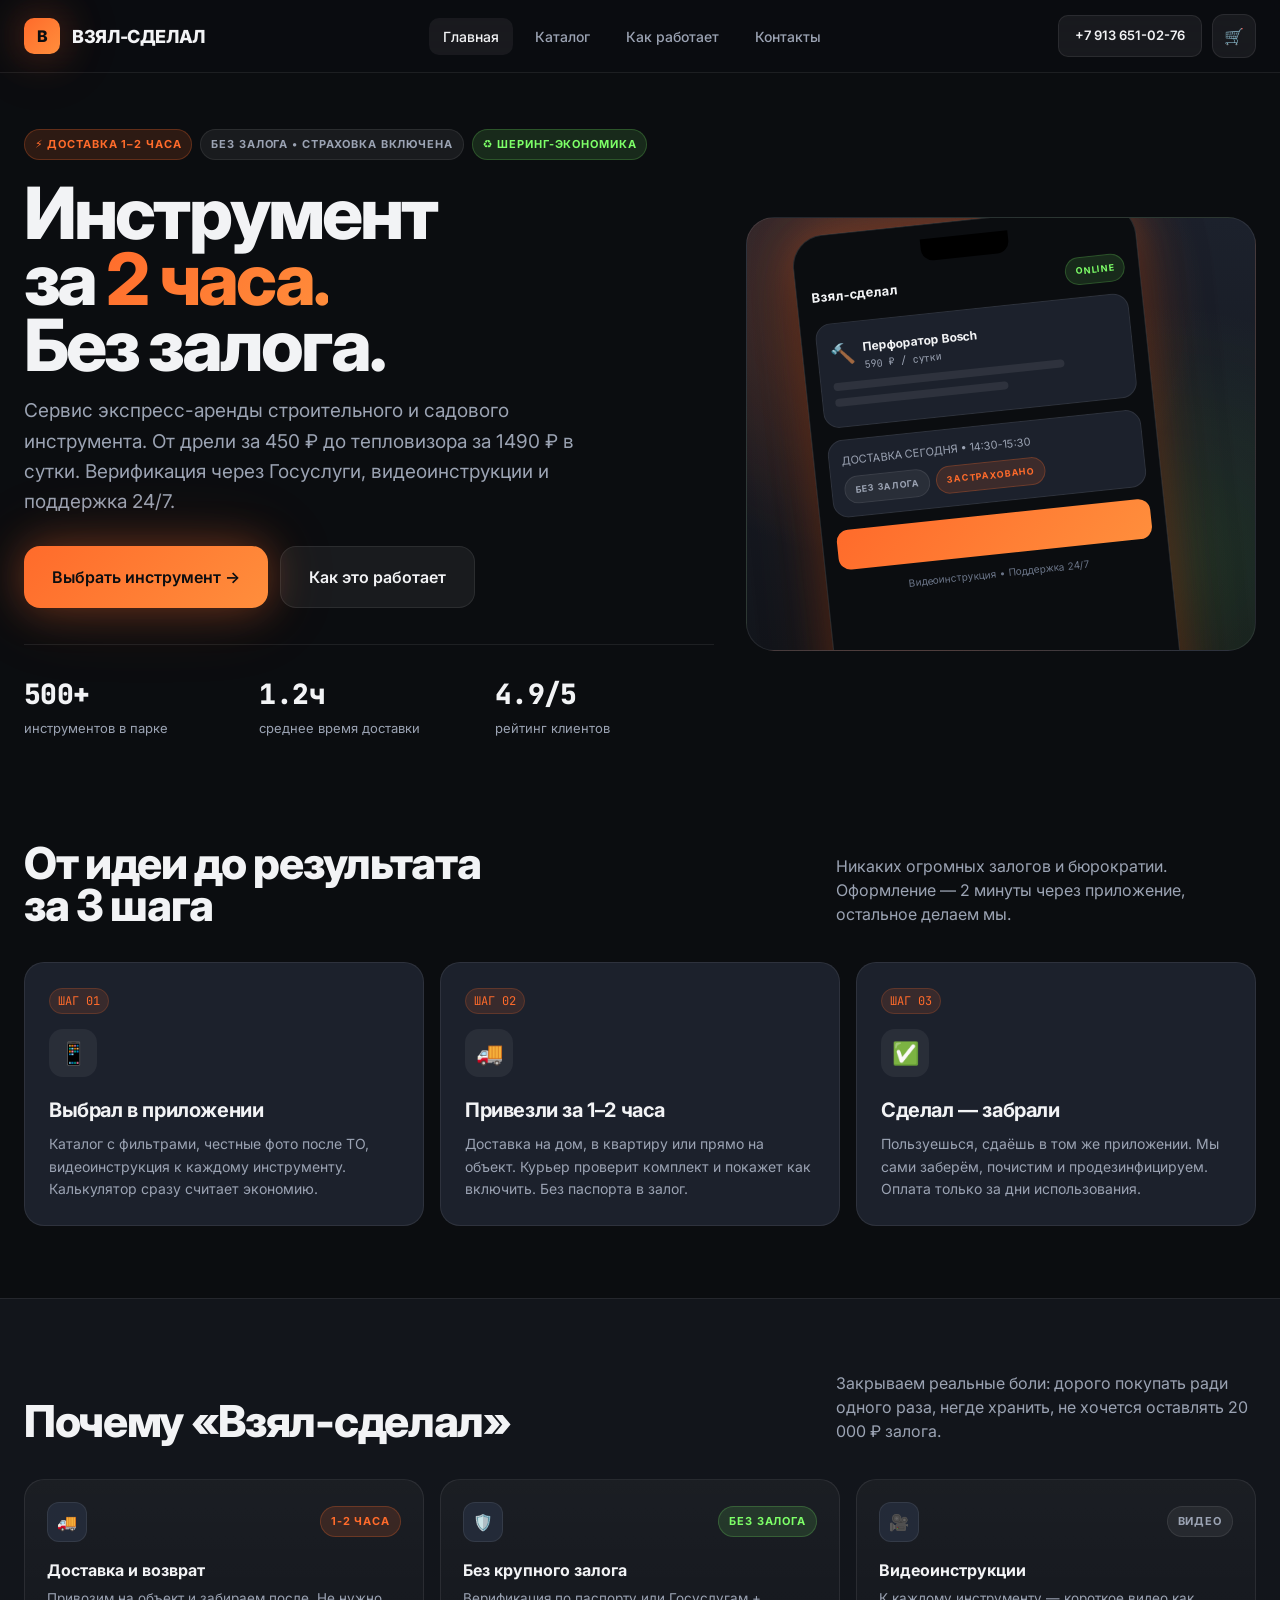
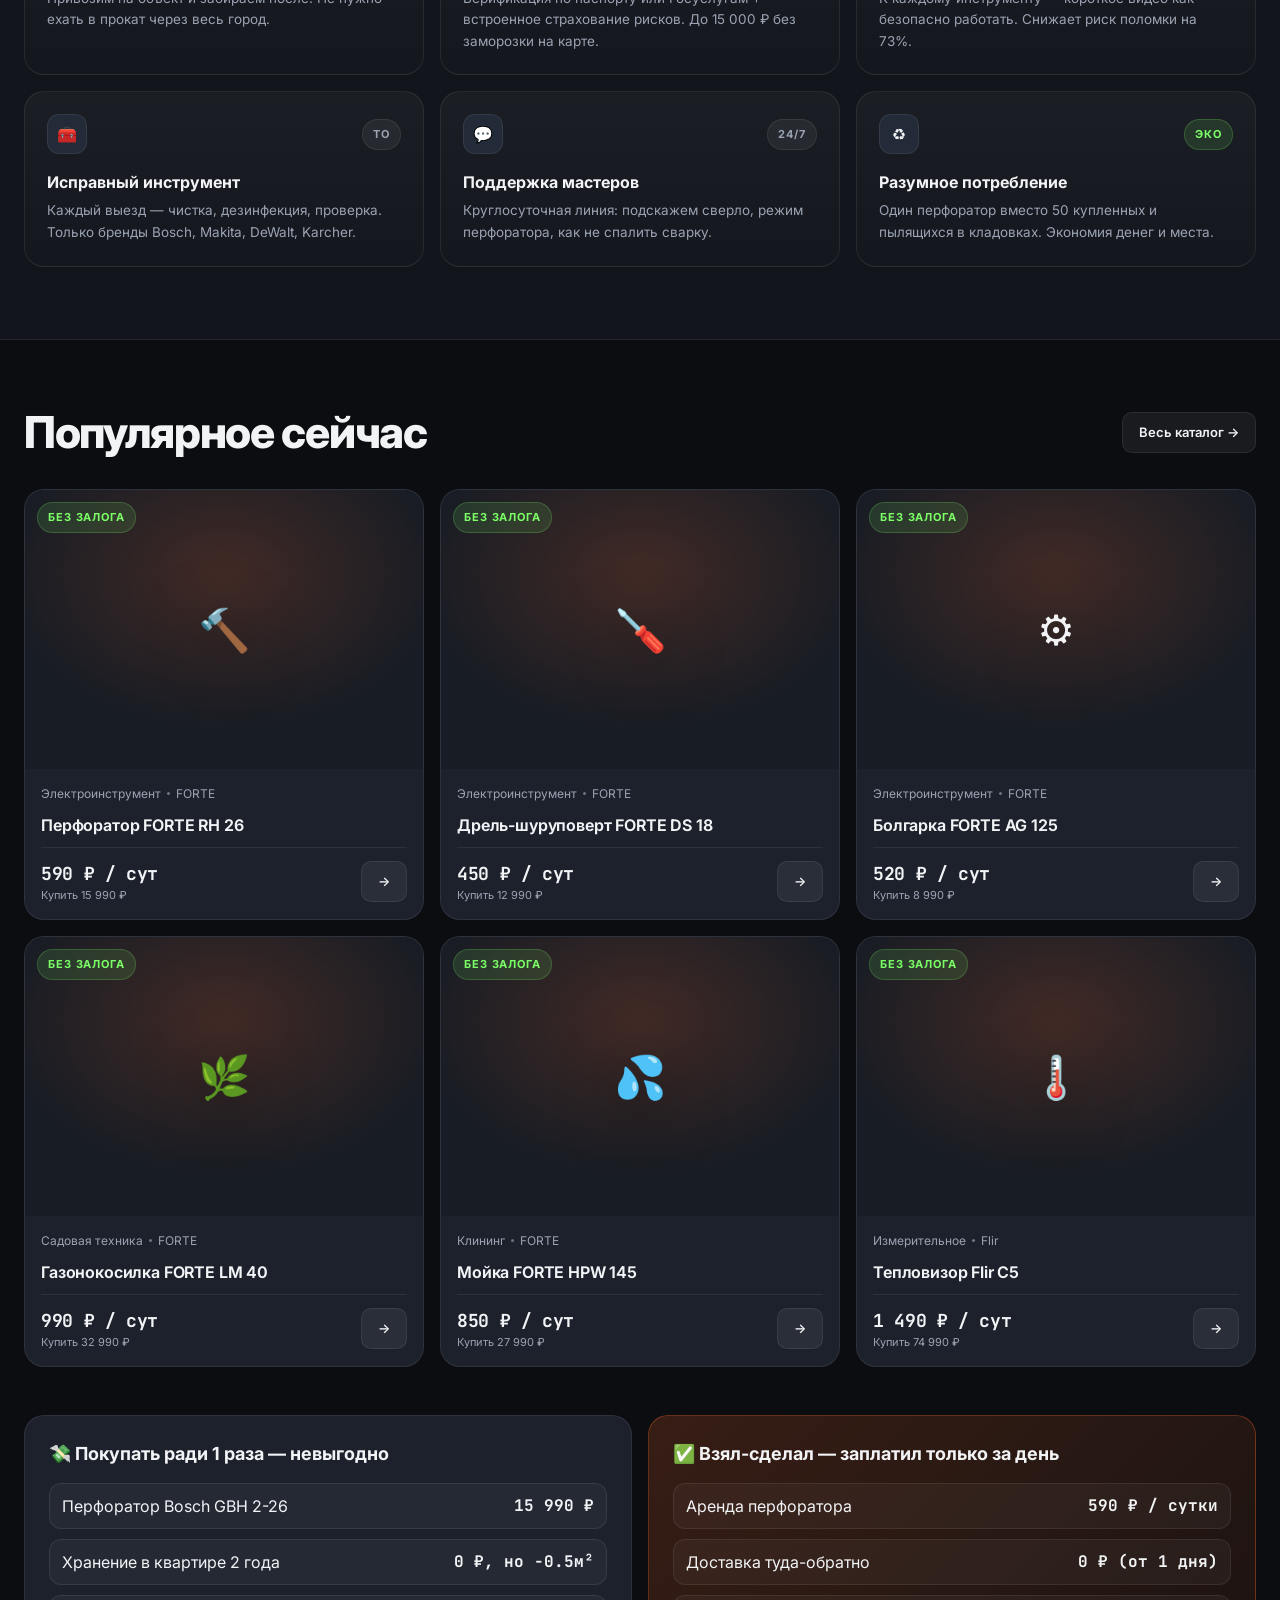
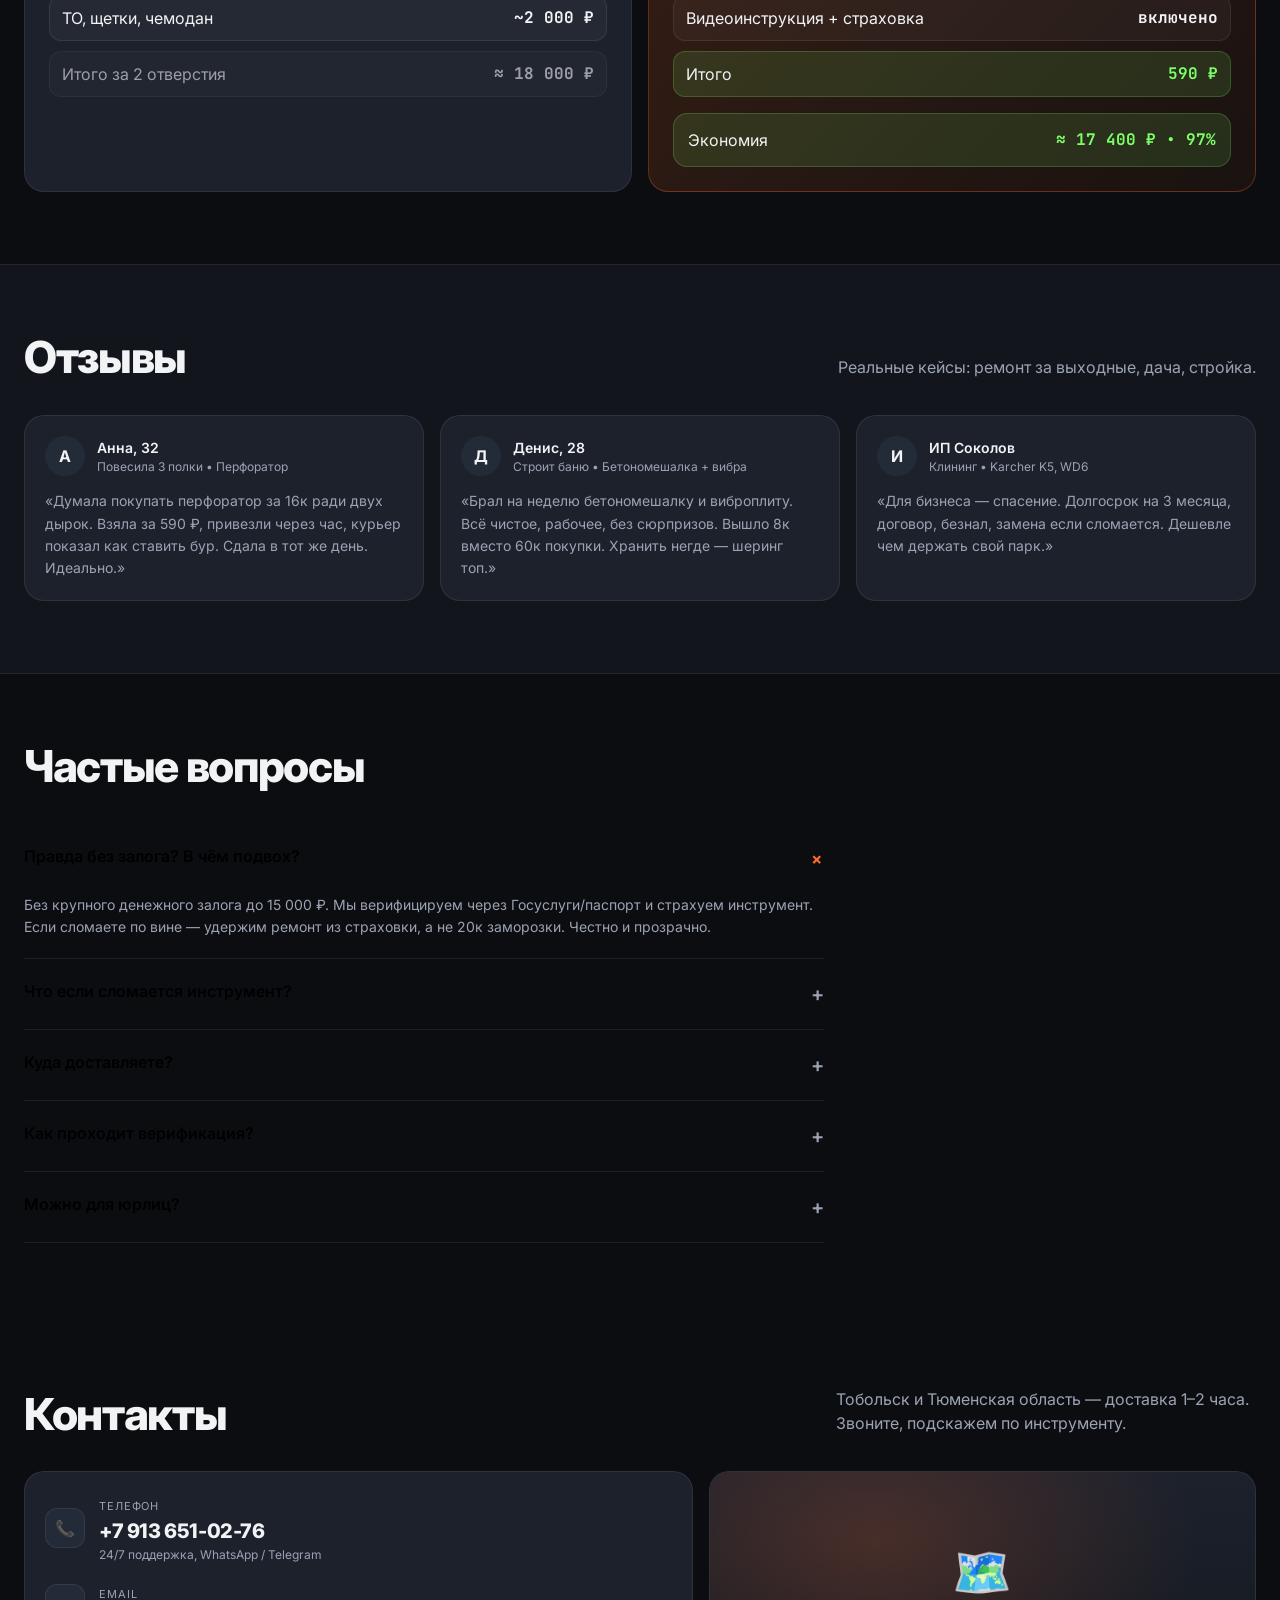
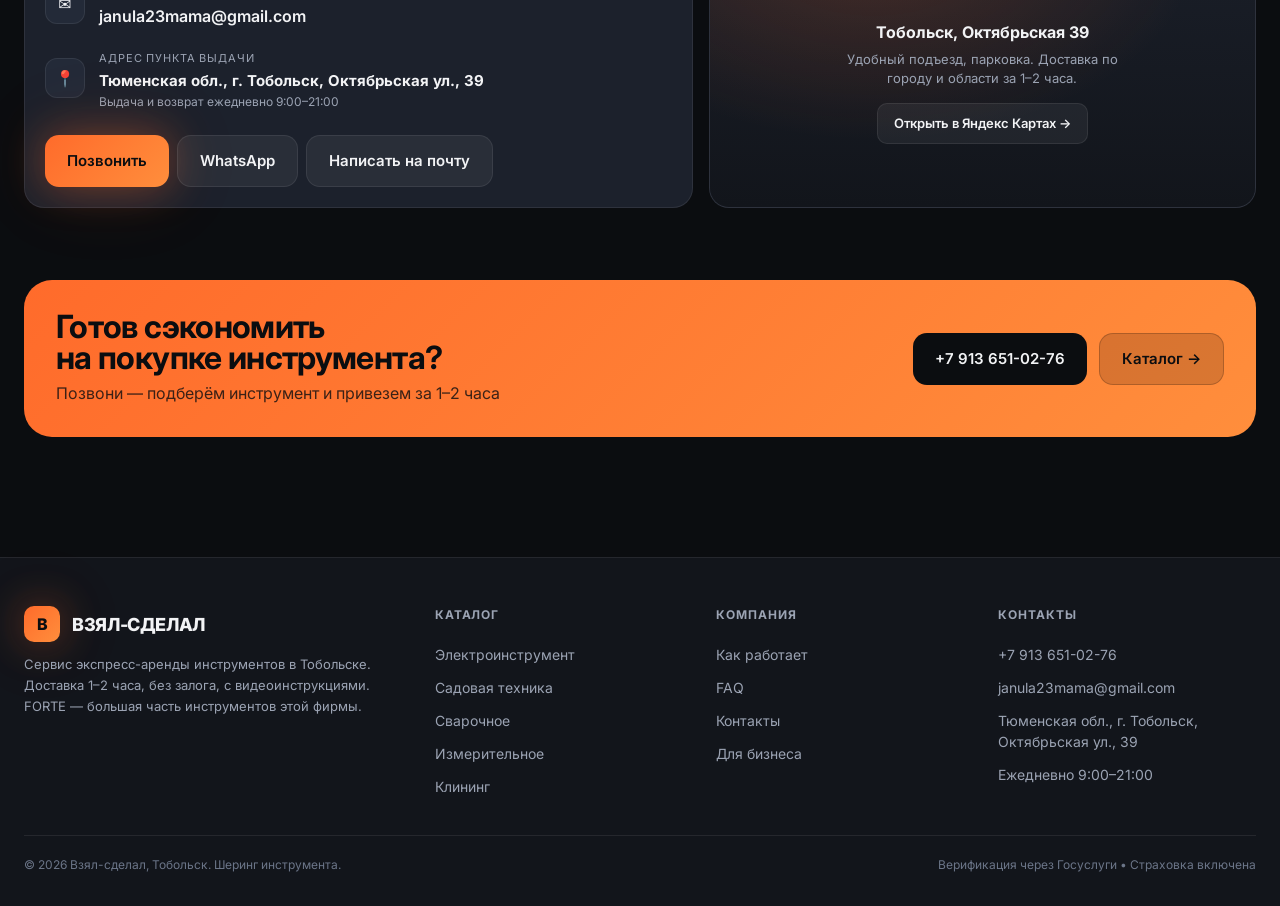
<file: index.html>
<!doctype html>
<html lang="ru">
<head>
<meta charset="utf-8">
<meta name="viewport" content="width=device-width,initial-scale=1">
<title>Взял-сделал — аренда инструмента без залога за 2 часа</title>
<meta name="description" content="Сервис экспресс-аренды строительного и садового инструмента. Доставка за 1-2 часа, без крупного залога, верификация через Госуслуги.">
<link rel="icon" href="data:image/svg+xml,<svg xmlns=%22http://www.w3.org/2000/svg%22 viewBox=%220 0 100 100%22><rect width=%22100%22 height=%22100%22 rx=%2220%22 fill=%22%23FF6B2B%22/><text x=%2250%22 y=%2268%22 font-size=%2250%22 text-anchor=%22middle%22 font-weight=%22800%22 fill=%22%23000%22>В</text></svg>">
<link rel="stylesheet" href="css/style.css">
</head>
<body>
<header class="header">
  <div class="container header__inner">
    <a href="index.html" class="logo"><span class="logo__mark">В</span> ВЗЯЛ-СДЕЛАЛ</a>
    <nav class="nav">
      <a href="index.html" class="active">Главная</a>
      <a href="catalog.html">Каталог</a>
      <a href="catalog.html#how">Как работает</a>
      <a href="index.html#contacts">Контакты</a>
    </nav>
    <div class="header__actions">
      <a href="tel:+79136510276" class="btn btn--ghost btn--sm" style="display:inline-flex">+7 913 651-02-76</a>
      <a href="order.html" class="cart-btn" aria-label="Корзина">🛒<span data-cart-count style="display:none">0</span></a>
      <button class="burger" aria-label="Меню"><span></span></button>
    </div>
  </div>
</header>
<div class="mobile-menu">
  <a href="index.html">Главная</a>
  <a href="catalog.html">Каталог инструментов</a>
  <a href="catalog.html#how">Как это работает</a>
  <a href="index.html#contacts">Контакты</a>
  <a href="order.html">Корзина и заказ</a>
  <a href="tel:+79136510276">📞 +7 913 651-02-76 — Тобольск</a>
</div>

<section class="hero">
  <div class="container hero__grid">
    <div>
      <div class="hero__eyebrow">
        <span class="badge badge--accent">⚡ Доставка 1–2 часа</span>
        <span class="badge">Без залога • Страховка включена</span>
        <span class="badge badge--green">♻️ Шеринг-экономика</span>
      </div>
      <h1>Инструмент<br>за <span>2 часа.</span><br>Без залога.</h1>
      <p class="hero__sub">Сервис экспресс-аренды строительного и садового инструмента. От дрели за 450 ₽ до тепловизора за 1490 ₽ в сутки. Верификация через Госуслуги, видеоинструкции и поддержка 24/7.</p>
      <div class="hero__cta">
        <a href="catalog.html" class="btn btn--primary btn--lg">Выбрать инструмент →</a>
        <a href="#how" class="btn btn--ghost btn--lg">Как это работает</a>
      </div>
      <div class="hero__stats">
        <div class="hero__stat"><b class="mono">500+</b><i>инструментов в парке</i></div>
        <div class="hero__stat"><b class="mono">1.2ч</b><i>среднее время доставки</i></div>
        <div class="hero__stat"><b class="mono">4.9/5</b><i>рейтинг клиентов</i></div>
      </div>
    </div>
    <div class="hero__visual">
      <div class="hero__phone">
        <div class="phone__notch"></div>
        <div style="display:flex;justify-content:space-between;align-items:center">
          <b style="font-size:13px">Взял-сделал</b><span class="badge badge--green" style="font-size:9px">ONLINE</span>
        </div>
        <div class="phone__card">
          <div style="display:flex;gap:8px;align-items:center"><span style="font-size:20px">🔨</span><div><b style="font-size:12px">Перфоратор Bosch</b><div class="mono" style="font-size:10px;color:#9BA3B3">590 ₽ / сутки</div></div></div>
          <div class="line w80"></div><div class="line w60"></div>
        </div>
        <div class="phone__card">
          <div style="font-size:11px;color:#9BA3B3;margin-bottom:8px">ДОСТАВКА СЕГОДНЯ • 14:30-15:30</div>
          <div style="display:flex;gap:6px"><span class="badge" style="font-size:9px">Без залога</span><span class="badge badge--accent" style="font-size:9px">Застраховано</span></div>
        </div>
        <div class="phone__btn"></div>
        <div style="text-align:center;font-size:10px;color:#6B7588">Видеоинструкция • Поддержка 24/7</div>
      </div>
    </div>
  </div>
</section>

<section class="section" id="how">
  <div class="container">
    <div class="section__head">
      <h2>От идеи до результата<br>за 3 шага</h2>
      <p>Никаких огромных залогов и бюрократии. Оформление — 2 минуты через приложение, остальное делаем мы.</p>
    </div>
    <div class="steps">
      <div class="step">
        <span class="step__num">ШАГ 01</span>
        <div class="step__icon">📱</div>
        <h3>Выбрал в приложении</h3>
        <p>Каталог с фильтрами, честные фото после ТО, видеоинструкция к каждому инструменту. Калькулятор сразу считает экономию.</p>
      </div>
      <div class="step">
        <span class="step__num">ШАГ 02</span>
        <div class="step__icon">🚚</div>
        <h3>Привезли за 1–2 часа</h3>
        <p>Доставка на дом, в квартиру или прямо на объект. Курьер проверит комплект и покажет как включить. Без паспорта в залог.</p>
      </div>
      <div class="step">
        <span class="step__num">ШАГ 03</span>
        <div class="step__icon">✅</div>
        <h3>Сделал — забрали</h3>
        <p>Пользуешься, сдаёшь в том же приложении. Мы сами заберём, почистим и продезинфицируем. Оплата только за дни использования.</p>
      </div>
    </div>
  </div>
</section>

<section class="section section--alt">
  <div class="container">
    <div class="section__head">
      <h2>Почему «Взял-сделал»</h2>
      <p>Закрываем реальные боли: дорого покупать ради одного раза, негде хранить, не хочется оставлять 20 000 ₽ залога.</p>
    </div>
    <div class="features">
      <div class="feat"><div class="feat__top"><div class="feat__ic">🚚</div><span class="badge badge--accent">1-2 часа</span></div><h4>Доставка и возврат</h4><p>Привозим на объект и забираем после. Не нужно ехать в прокат через весь город.</p></div>
      <div class="feat"><div class="feat__top"><div class="feat__ic">🛡️</div><span class="badge badge--green">Без залога</span></div><h4>Без крупного залога</h4><p>Верификация по паспорту или Госуслугам + встроенное страхование рисков. До 15 000 ₽ без заморозки на карте.</p></div>
      <div class="feat"><div class="feat__top"><div class="feat__ic">🎥</div><span class="badge">Видео</span></div><h4>Видеоинструкции</h4><p>К каждому инструменту — короткое видео как безопасно работать. Снижает риск поломки на 73%.</p></div>
      <div class="feat"><div class="feat__top"><div class="feat__ic">🧰</div><span class="badge">ТО</span></div><h4>Исправный инструмент</h4><p>Каждый выезд — чистка, дезинфекция, проверка. Только бренды Bosch, Makita, DeWalt, Karcher.</p></div>
      <div class="feat"><div class="feat__top"><div class="feat__ic">💬</div><span class="badge">24/7</span></div><h4>Поддержка мастеров</h4><p>Круглосуточная линия: подскажем сверло, режим перфоратора, как не спалить сварку.</p></div>
      <div class="feat"><div class="feat__top"><div class="feat__ic">♻️</div><span class="badge badge--green">Эко</span></div><h4>Разумное потребление</h4><p>Один перфоратор вместо 50 купленных и пылящихся в кладовках. Экономия денег и места.</p></div>
    </div>
  </div>
</section>

<section class="section">
  <div class="container">
    <div class="section__head">
      <h2>Популярное сейчас</h2>
      <a href="catalog.html" class="btn btn--ghost btn--sm">Весь каталог →</a>
    </div>
    <div class="tools" id="popular-tools"></div>

    <div style="margin-top:48px" class="compare">
      <div class="compare__card">
        <h4>💸 Покупать ради 1 раза — невыгодно</h4>
        <div class="compare__list">
          <div class="compare__row"><span>Перфоратор Bosch GBH 2-26</span><b class="mono">15 990 ₽</b></div>
          <div class="compare__row"><span>Хранение в квартире 2 года</span><b class="mono">0 ₽, но -0.5м²</b></div>
          <div class="compare__row"><span>ТО, щетки, чемодан</span><b class="mono">~2 000 ₽</b></div>
          <div class="compare__row" style="opacity:.6"><span>Итого за 2 отверстия</span><b class="mono">≈ 18 000 ₽</b></div>
        </div>
      </div>
      <div class="compare__card compare__card--accent">
        <h4>✅ Взял-сделал — заплатил только за день</h4>
        <div class="compare__list">
          <div class="compare__row"><span>Аренда перфоратора</span><b class="mono">590 ₽ / сутки</b></div>
          <div class="compare__row"><span>Доставка туда-обратно</span><b class="mono">0 ₽ (от 1 дня)</b></div>
          <div class="compare__row"><span>Видеоинструкция + страховка</span><b class="mono">включено</b></div>
          <div class="compare__row" style="background:rgba(125,255,104,.12);border-color:rgba(125,255,104,.2)"><span>Итого</span><b class="mono" style="color:#7DFF68">590 ₽</b></div>
        </div>
        <div class="compare__save"><span>Экономия</span><b class="mono">≈ 17 400 ₽ • 97%</b></div>
      </div>
    </div>
  </div>
</section>

<section class="section section--alt">
  <div class="container">
    <div class="section__head">
      <h2>Отзывы</h2>
      <p>Реальные кейсы: ремонт за выходные, дача, стройка.</p>
    </div>
    <div class="testis">
      <div class="testi"><div class="testi__head"><div class="testi__ava">А</div><div><div class="testi__name">Анна, 32</div><div class="testi__role">Повесила 3 полки • Перфоратор</div></div></div><p>«Думала покупать перфоратор за 16к ради двух дырок. Взяла за 590 ₽, привезли через час, курьер показал как ставить бур. Сдала в тот же день. Идеально.»</p></div>
      <div class="testi"><div class="testi__head"><div class="testi__ava">Д</div><div><div class="testi__name">Денис, 28</div><div class="testi__role">Строит баню • Бетономешалка + вибра</div></div></div><p>«Брал на неделю бетономешалку и виброплиту. Всё чистое, рабочее, без сюрпризов. Вышло 8к вместо 60к покупки. Хранить негде — шеринг топ.»</p></div>
      <div class="testi"><div class="testi__head"><div class="testi__ava">И</div><div><div class="testi__name">ИП Соколов</div><div class="testi__role">Клининг • Karcher K5, WD6</div></div></div><p>«Для бизнеса — спасение. Долгосрок на 3 месяца, договор, безнал, замена если сломается. Дешевле чем держать свой парк.»</p></div>
    </div>
  </div>
</section>

<section class="section" id="faq">
  <div class="container">
    <div class="section__head"><h2>Частые вопросы</h2></div>
    <div class="faq">
      <div class="faq__item open"><button class="faq__q">Правда без залога? В чём подвох?</button><div class="faq__a">Без крупного денежного залога до 15 000 ₽. Мы верифицируем через Госуслуги/паспорт и страхуем инструмент. Если сломаете по вине — удержим ремонт из страховки, а не 20к заморозки. Честно и прозрачно.</div></div>
      <div class="faq__item"><button class="faq__q">Что если сломается инструмент?</button><div class="faq__a">Звоните в поддержку 24/7. Если брак — бесплатно заменим в течение 2 часов. Если ваша вина — ремонт по себестоимости, без накруток. Видеоинструкция снижает риск.</div></div>
      <div class="faq__item"><button class="faq__q">Куда доставляете?</button><div class="faq__a">По Москве и МО до 30км от МКАД — 1-2 часа. В регионы — от 1 дня через партнёров. Точный расчёт в корзине по адресу.</div></div>
      <div class="faq__item"><button class="faq__q">Как проходит верификация?</button><div class="faq__a">30 секунд: фото паспорта + селфи или вход через Госуслуги. Данные шифруются, не храним сканы. Один раз — и дальше аренда в 1 клик.</div></div>
      <div class="faq__item"><button class="faq__q">Можно для юрлиц?</button><div class="faq__a">Да, есть тариф «Для бизнеса»: договор, НДС, безнал, персональный менеджер и подменный фонд. Оставьте заявку — перезвоним за 15 минут.</div></div>
    </div>
  </div>
</section>

<section class="section" id="contacts">
  <div class="container">
    <div class="section__head">
      <h2>Контакты</h2>
      <p>Тобольск и Тюменская область — доставка 1–2 часа. Звоните, подскажем по инструменту.</p>
    </div>
    <div style="display:grid;grid-template-columns:1.1fr .9fr;gap:16px">
      <div class="form-card" style="display:flex;flex-direction:column;gap:16px">
        <div style="display:flex;gap:14px;align-items:center"><div class="feat__ic">📞</div><div><small style="color:#9BA3B3;font-size:11px;letter-spacing:.08em;text-transform:uppercase">Телефон</small><br><a href="tel:+79136510276" style="font-size:20px;font-weight:800;letter-spacing:-.02em">+7 913 651-02-76</a><div style="font-size:12px;color:#9BA3B3">24/7 поддержка, WhatsApp / Telegram</div></div></div>
        <div style="display:flex;gap:14px;align-items:center"><div class="feat__ic">✉️</div><div><small style="color:#9BA3B3;font-size:11px;letter-spacing:.08em;text-transform:uppercase">Email</small><br><a href="mailto:janula23mama@gmail.com" style="font-size:16px;font-weight:600">janula23mama@gmail.com</a></div></div>
        <div style="display:flex;gap:14px;align-items:center"><div class="feat__ic">📍</div><div><small style="color:#9BA3B3;font-size:11px;letter-spacing:.08em;text-transform:uppercase">Адрес пункта выдачи</small><br><b style="font-size:15px">Тюменская обл., г. Тобольск, Октябрьская ул., 39</b><div style="font-size:12px;color:#9BA3B3">Выдача и возврат ежедневно 9:00–21:00</div></div></div>
        <div style="display:flex;gap:8px;flex-wrap:wrap;margin-top:8px">
          <a href="tel:+79136510276" class="btn btn--primary">Позвонить</a>
          <a href="https://wa.me/79136510276" target="_blank" class="btn btn--ghost">WhatsApp</a>
          <a href="mailto:janula23mama@gmail.com" class="btn btn--ghost">Написать на почту</a>
        </div>
      </div>
      <div style="border-radius:20px;overflow:hidden;border:1px solid var(--border);background:var(--card);min-height:320px;display:grid;place-items:center;position:relative">
        <div style="position:absolute;inset:0;background:radial-gradient(100% 100% at 30% 20%, rgba(255,107,43,.2), transparent 60%), linear-gradient(180deg, var(--card), var(--bg2));"></div>
        <div style="position:relative;text-align:center;padding:20px">
          <div style="font-size:48px">🗺️</div>
          <b style="display:block;margin-top:12px">Тобольск, Октябрьская 39</b>
          <p style="color:#9BA3B3;font-size:13px;margin-top:6px;max-width:280px">Удобный подъезд, парковка. Доставка по городу и области за 1–2 часа.</p>
          <a href="https://yandex.ru/maps/?text=Тобольск%20Октябрьская%2039" target="_blank" class="btn btn--ghost btn--sm" style="margin-top:14px">Открыть в Яндекс Картах →</a>
        </div>
      </div>
    </div>
  </div>
</section>

<section class="section" style="padding-top:0">
  <div class="container">
    <div style="border-radius:28px;background:linear-gradient(135deg,#FF6B2B,#FF8E3C);padding:32px;display:flex;align-items:center;justify-content:space-between;gap:24px;flex-wrap:wrap;color:#0B0D10">
      <div><h3 style="font-size:clamp(22px,3vw,32px);line-height:.95;letter-spacing:-.02em">Готов сэкономить<br>на покупке инструмента?</h3><p style="margin-top:8px;opacity:.8">Позвони — подберём инструмент и привезем за 1–2 часа</p></div>
      <div style="display:flex;gap:12px;flex-wrap:wrap">
        <a href="tel:+79136510276" class="btn" style="background:#0B0D10;color:#F2F3F5">+7 913 651-02-76</a>
        <a href="catalog.html" class="btn" style="background:rgba(0,0,0,.15);color:#0B0D10;border:1px solid rgba(0,0,0,.2)">Каталог →</a>
      </div>
    </div>
  </div>
</section>

<footer class="footer">
  <div class="container">
    <div class="footer__grid">
      <div><div class="logo"><span class="logo__mark">В</span> ВЗЯЛ-СДЕЛАЛ</div><p style="margin-top:12px;color:#9BA3B3;font-size:13px;line-height:1.6">Сервис экспресс-аренды инструментов в Тобольске. Доставка 1–2 часа, без залога, с видеоинструкциями. FORTE — большая часть инструментов этой фирмы.</p></div>
      <div><h5>Каталог</h5><a href="catalog.html">Электроинструмент</a><a href="catalog.html">Садовая техника</a><a href="catalog.html">Сварочное</a><a href="catalog.html">Измерительное</a><a href="catalog.html">Клининг</a></div>
      <div><h5>Компания</h5><a href="#how">Как работает</a><a href="#faq">FAQ</a><a href="#contacts">Контакты</a><a href="catalog.html">Для бизнеса</a></div>
      <div><h5>Контакты</h5><a href="tel:+79136510276">+7 913 651-02-76</a><a href="mailto:janula23mama@gmail.com">janula23mama@gmail.com</a><a>Тюменская обл., г. Тобольск, Октябрьская ул., 39</a><a>Ежедневно 9:00–21:00</a></div>
    </div>
    <div class="footer__bottom"><span>© 2026 Взял-сделал, Тобольск. Шеринг инструмента.</span><span>Верификация через Госуслуги • Страховка включена</span></div>
  </div>
</footer>

<script src="js/data.js"></script>
<script src="js/common.js"></script>
<script>
  const popular = document.getElementById('popular-tools');
  function renderPopular(){
    const list = TOOLS.filter(t=>t.popular).slice(0,6);
    popular.innerHTML = list.map(t=>`
      <a href="tool.html?id=${t.id}" class="tool-card">
        <div class="tool-card__img"><b>${t.icon}</b><div class="tool-card__badges"><span class="badge badge--green">Без залога</span>${t.stock?'':'<span class="badge">Под заказ</span>'}</div></div>
        <div class="tool-card__body">
          <div class="tool-card__meta"><span>${t.cat}</span><dot></dot><span>${t.brand}</span></div>
          <div class="tool-card__title">${t.name}</div>
          <div class="tool-card__foot"><div class="price"><b class="mono">${t.priceDay.toLocaleString('ru-RU')} ₽ / сут</b><small>Купить ${t.buyPrice.toLocaleString('ru-RU')} ₽</small></div><span class="btn btn--ghost btn--sm">→</span></div>
        </div>
      </a>`).join('');
  }
  renderPopular();
  document.querySelectorAll('.faq__q').forEach(btn=>{
    btn.addEventListener('click',()=>{
      const item=btn.parentElement;
      const open=item.classList.contains('open');
      document.querySelectorAll('.faq__item').forEach(i=>i.classList.remove('open'));
      if(!open) item.classList.add('open');
    });
  });
</script>
</body>
</html>
</file>
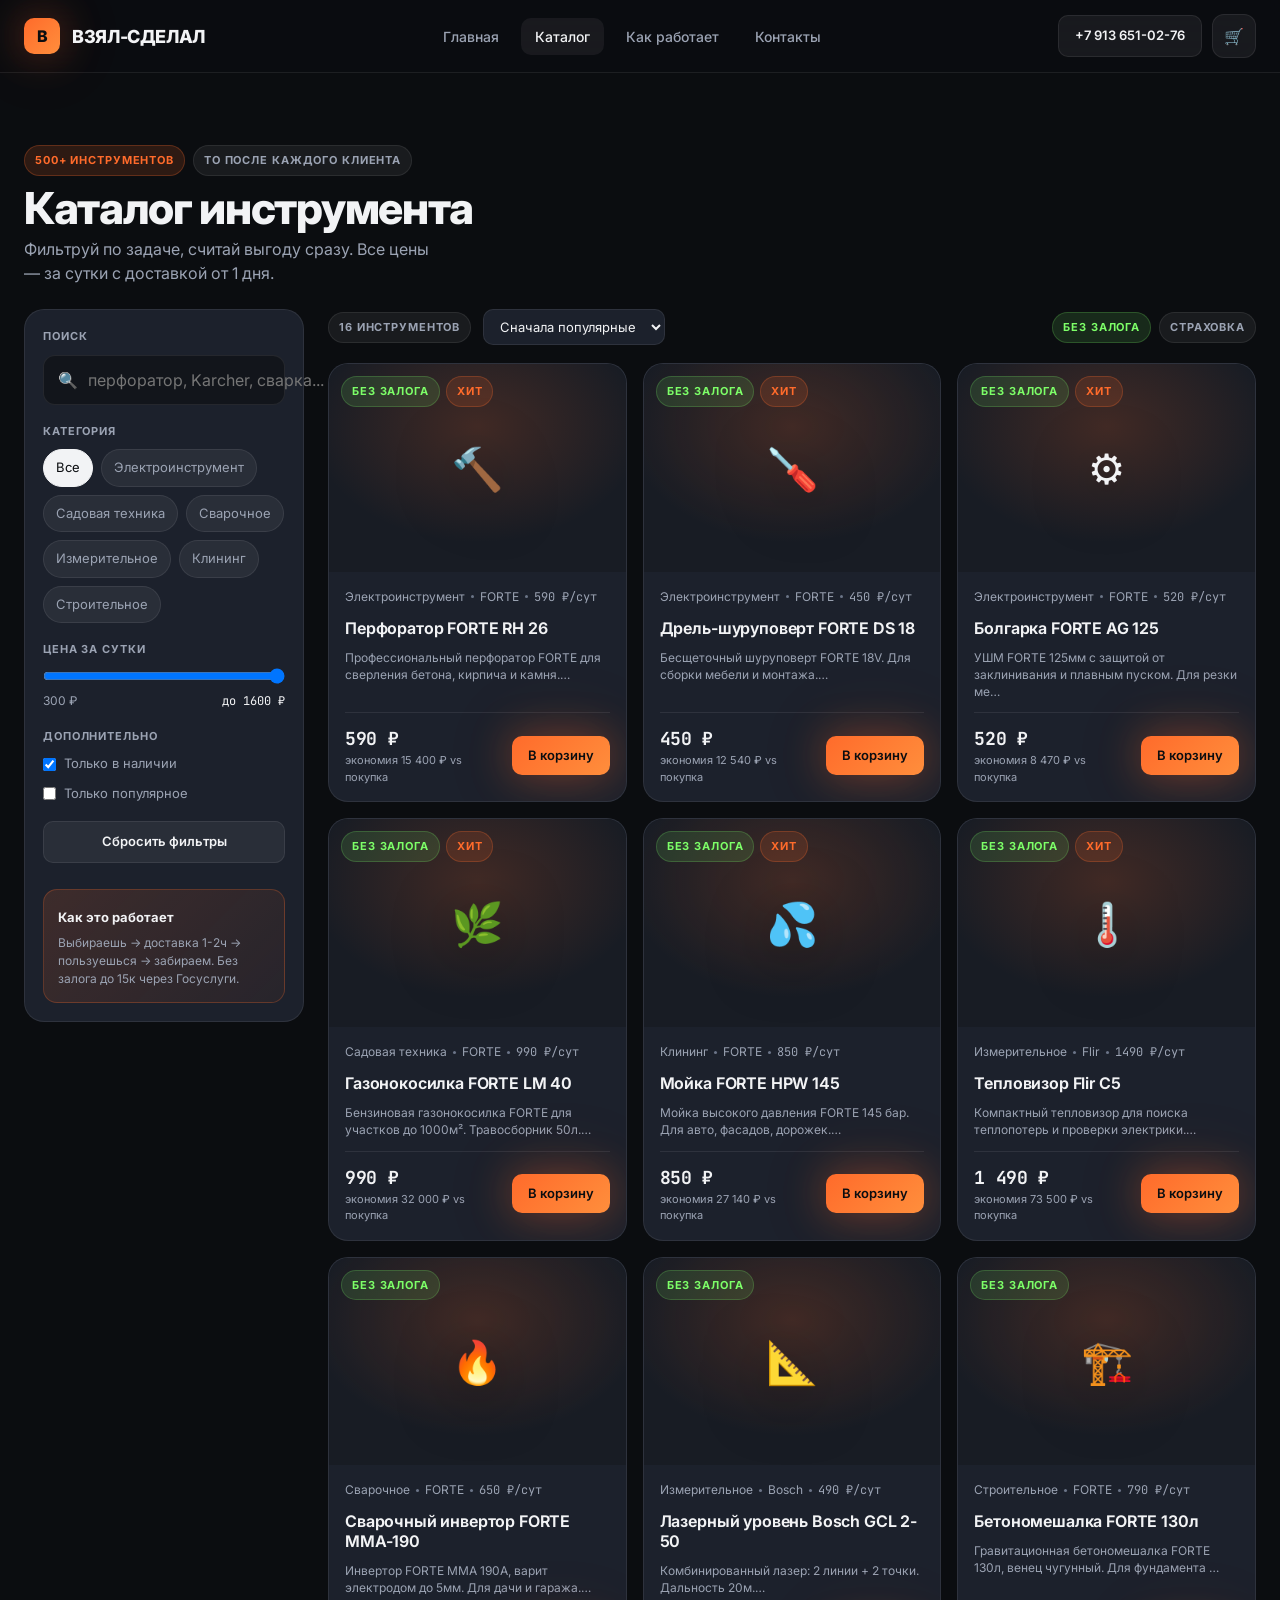
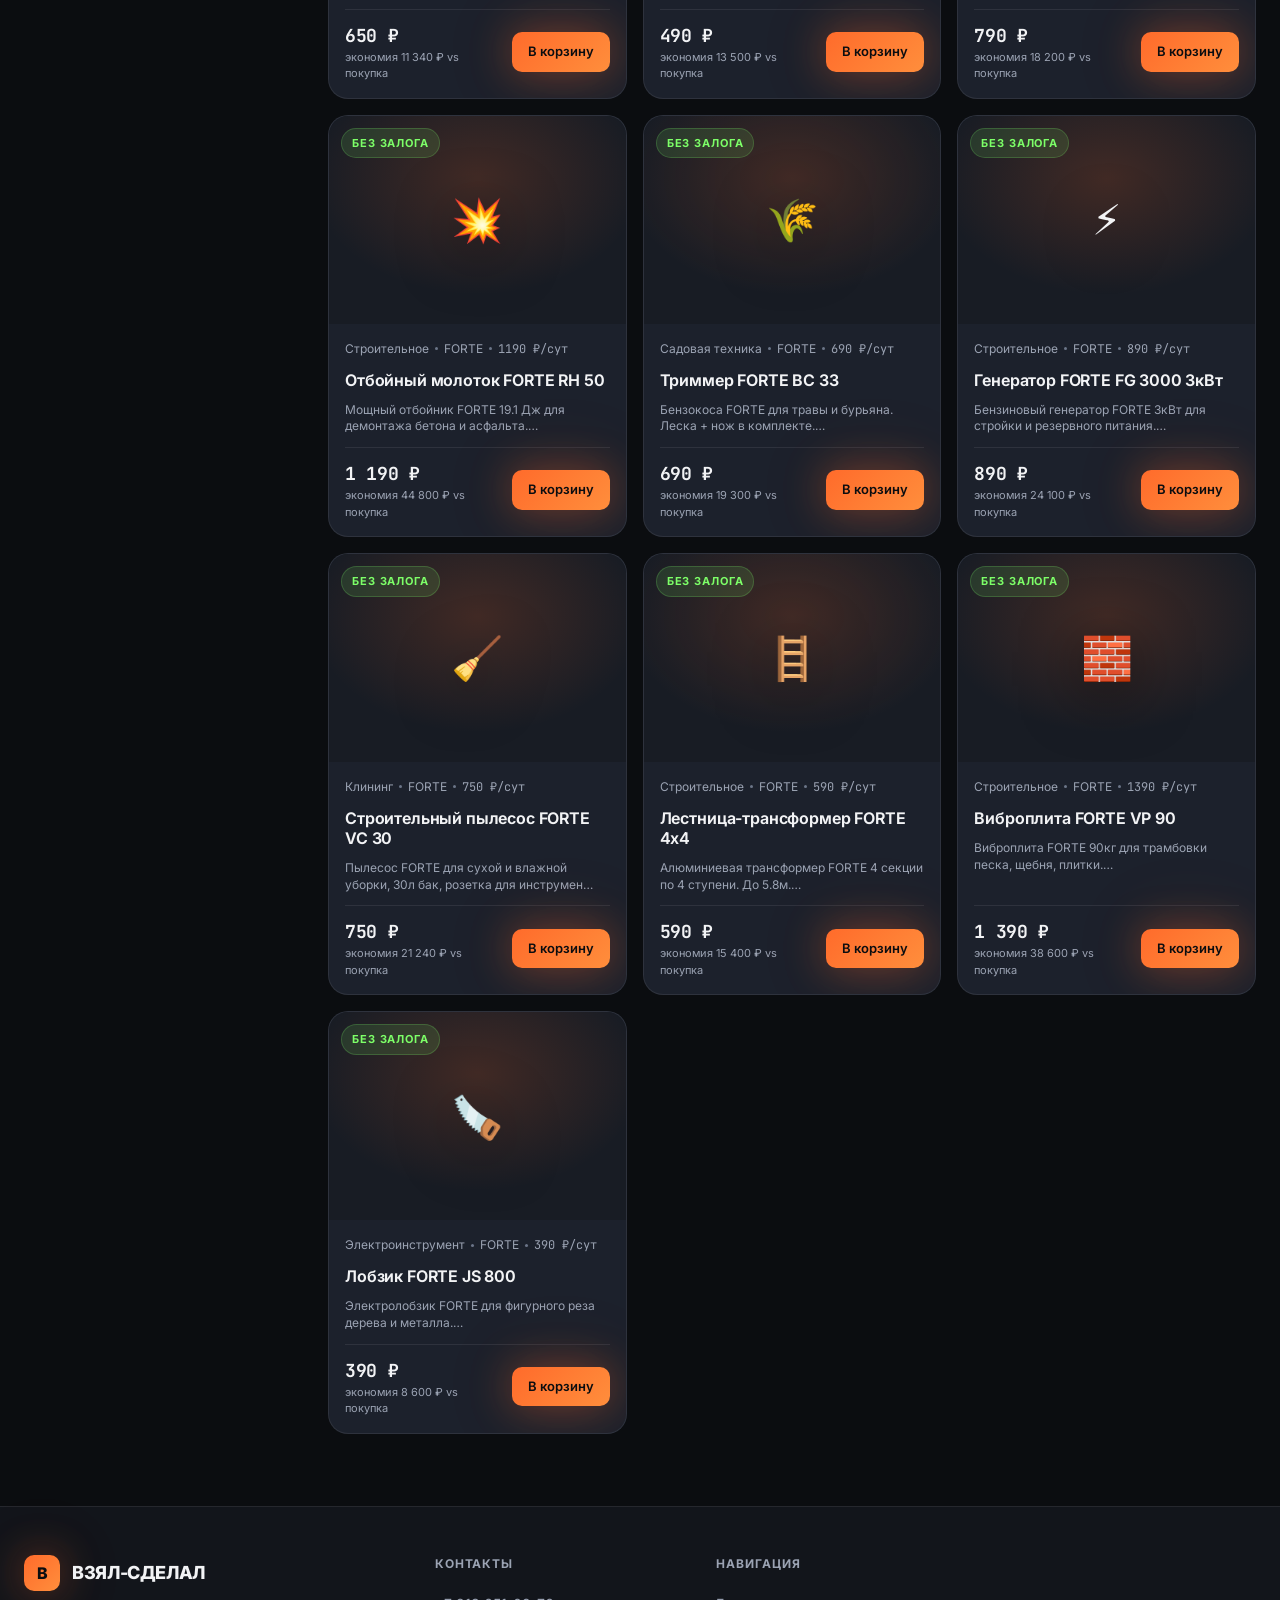
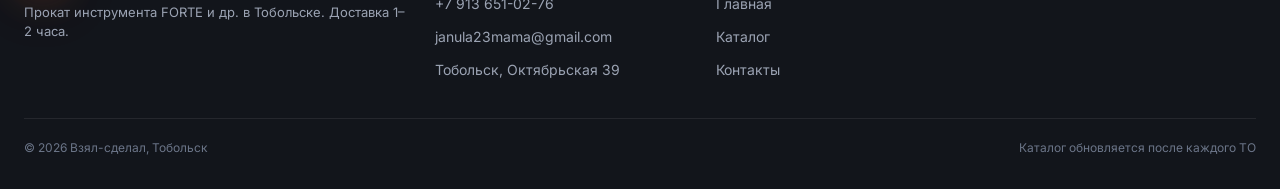
<file: catalog.html>
<!doctype html>
<html lang="ru">
<head>
<meta charset="utf-8">
<meta name="viewport" content="width=device-width,initial-scale=1">
<title>Каталог — Взял-сделал</title>
<link rel="stylesheet" href="css/style.css">
</head>
<body>
<header class="header">
  <div class="container header__inner">
    <a href="index.html" class="logo"><span class="logo__mark">В</span> ВЗЯЛ-СДЕЛАЛ</a>
    <nav class="nav">
      <a href="index.html">Главная</a>
      <a href="catalog.html" class="active">Каталог</a>
      <a href="index.html#how">Как работает</a>
      <a href="index.html#contacts">Контакты</a>
    </nav>
    <div class="header__actions">
      <a href="tel:+79136510276" class="btn btn--ghost btn--sm" style="display:inline-flex">+7 913 651-02-76</a>
      <a href="order.html" class="cart-btn">🛒<span data-cart-count style="display:none">0</span></a>
      <button class="burger"><span></span></button>
    </div>
  </div>
</header>
<div class="mobile-menu">
  <a href="index.html">Главная</a>
  <a href="catalog.html">Каталог</a>
  <a href="index.html#contacts">Контакты</a>
  <a href="order.html">Корзина</a>
  <a href="tel:+79136510276">📞 +7 913 651-02-76</a>
</div>

<section class="section" style="padding-bottom:24px">
  <div class="container">
    <div class="section__head" style="margin-bottom:24px">
      <div>
        <div style="display:flex;gap:8px;margin-bottom:12px"><span class="badge badge--accent">500+ инструментов</span><span class="badge">ТО после каждого клиента</span></div>
        <h2>Каталог инструмента</h2>
        <p style="margin-top:8px">Фильтруй по задаче, считай выгоду сразу. Все цены — за сутки с доставкой от 1 дня.</p>
      </div>
    </div>

    <div class="catalog-layout">
      <aside class="filters">
        <div class="filter__group">
          <div class="filter__label">Поиск</div>
          <label class="search">🔍 <input id="q" placeholder="перфоратор, Karcher, сварка..."></label>
        </div>
        <div class="filter__group">
          <div class="filter__label">Категория</div>
          <div class="chips" id="cat-chips"></div>
        </div>
        <div class="filter__group">
          <div class="filter__label">Цена за сутки</div>
          <div class="range">
            <input type="range" id="price-range" min="300" max="1600" value="1600" step="50">
            <div style="display:flex;justify-content:space-between;font-size:12px;color:#9BA3B3"><span>300 ₽</span><span id="price-val" class="mono" style="color:#F2F3F5">до 1600 ₽</span></div>
          </div>
        </div>
        <div class="filter__group">
          <div class="filter__label">Дополнительно</div>
          <label style="display:flex;gap:8px;align-items:center;font-size:13px;color:#9BA3B3"><input type="checkbox" id="only-stock" checked> Только в наличии</label>
          <label style="display:flex;gap:8px;align-items:center;font-size:13px;color:#9BA3B3"><input type="checkbox" id="only-popular"> Только популярное</label>
        </div>
        <button class="btn btn--ghost btn--sm" id="reset">Сбросить фильтры</button>

        <div style="margin-top:8px;padding:14px;border-radius:14px;background:linear-gradient(135deg,rgba(255,107,43,.15),rgba(255,107,43,.05));border:1px solid rgba(255,107,43,.25)">
          <b style="font-size:13px">Как это работает</b>
          <p style="font-size:12px;color:#9BA3B3;margin-top:6px;line-height:1.5">Выбираешь → доставка 1-2ч → пользуешься → забираем. Без залога до 15к через Госуслуги.</p>
        </div>
      </aside>

      <div>
        <div class="toolbar">
          <div class="toolbar__left">
            <span id="count" class="badge">16 инструментов</span>
            <select id="sort" style="padding:8px 12px;border-radius:10px;background:var(--card);border:1px solid var(--border);color:var(--text);font-size:13px">
              <option value="popular">Сначала популярные</option>
              <option value="price-asc">Дешевле</option>
              <option value="price-desc">Дороже</option>
              <option value="economy">Больше экономия</option>
            </select>
          </div>
          <div style="display:flex;gap:8px;align-items:center"><span class="badge badge--green">Без залога</span><span class="badge">Страховка</span></div>
        </div>
        <div class="tools" id="grid"></div>
        <div id="empty" class="empty" style="display:none"><b>Ничего не нашли</b><p>Попробуй поменять фильтры или сбросить поиск</p></div>
      </div>
    </div>
  </div>
</section>

<footer class="footer">
  <div class="container">
    <div class="footer__grid">
      <div><div class="logo"><span class="logo__mark">В</span> ВЗЯЛ-СДЕЛАЛ</div><p style="margin-top:12px;color:#9BA3B3;font-size:13px">Прокат инструмента FORTE и др. в Тобольске. Доставка 1–2 часа.</p></div>
      <div><h5>Контакты</h5><a href="tel:+79136510276">+7 913 651-02-76</a><a href="mailto:janula23mama@gmail.com">janula23mama@gmail.com</a><a>Тобольск, Октябрьская 39</a></div>
      <div><h5>Навигация</h5><a href="index.html">Главная</a><a href="catalog.html">Каталог</a><a href="index.html#contacts">Контакты</a></div>
    </div>
    <div class="footer__bottom"><span>© 2026 Взял-сделал, Тобольск</span><span>Каталог обновляется после каждого ТО</span></div>
  </div>
</footer>

<script src="js/data.js"></script>
<script src="js/common.js"></script>
<script>
const $ = s=>document.querySelector(s);
const grid=$('#grid'), q=$('#q'), catChips=$('#cat-chips'), priceRange=$('#price-range'), priceVal=$('#price-val'), onlyStock=$('#only-stock'), onlyPopular=$('#only-popular'), sortSel=$('#sort'), countEl=$('#count'), emptyEl=$('#empty');

let activeCat='Все';
function renderCatChips(){
  catChips.innerHTML = CATS.map(c=>`<button class="chip ${c===activeCat?'active':''}" data-cat="${c}">${c}</button>`).join('');
  catChips.querySelectorAll('.chip').forEach(b=>b.addEventListener('click',()=>{
    activeCat=b.dataset.cat;
    renderCatChips();
    render();
  }));
}
renderCatChips();

function getFiltered(){
  let list=[...TOOLS];
  const term=q.value.trim().toLowerCase();
  if(term) list=list.filter(t=>(t.name+' '+t.cat+' '+t.brand+' '+t.desc).toLowerCase().includes(term));
  if(activeCat!=='Все') list=list.filter(t=>t.cat===activeCat);
  list=list.filter(t=>t.priceDay <= +priceRange.value);
  if(onlyStock.checked) list=list.filter(t=>t.stock);
  if(onlyPopular.checked) list=list.filter(t=>t.popular);
  const sort=sortSel.value;
  if(sort==='price-asc') list.sort((a,b)=>a.priceDay-b.priceDay);
  if(sort==='price-desc') list.sort((a,b)=>b.priceDay-a.priceDay);
  if(sort==='economy') list.sort((a,b)=>(b.buyPrice-b.priceDay)-(a.buyPrice-a.priceDay));
  if(sort==='popular') list.sort((a,b)=> (b.popular?1:0)-(a.popular?1:0));
  return list;
}

function render(){
  const list=getFiltered();
  countEl.textContent=`${list.length} инструментов`;
  priceVal.textContent=`до ${priceRange.value} ₽`;
  if(!list.length){ grid.innerHTML=''; emptyEl.style.display='block'; return; }
  emptyEl.style.display='none';
  grid.innerHTML=list.map(t=>`
    <div class="tool-card">
      <a href="tool.html?id=${t.id}" class="tool-card__img"><b>${t.icon}</b><div class="tool-card__badges"><span class="badge badge--green">Без залога</span>${t.popular?'<span class="badge badge--accent">Хит</span>':''}${t.stock?'':'<span class="badge">Под заказ</span>'}</div></a>
      <div class="tool-card__body">
        <div class="tool-card__meta"><span>${t.cat}</span><dot></dot><span>${t.brand}</span><dot></dot><span class="mono">${t.priceDay} ₽/сут</span></div>
        <a href="tool.html?id=${t.id}" class="tool-card__title">${t.name}</a>
        <div style="font-size:12px;color:#9BA3B3;line-height:1.4">${t.desc.slice(0,72)}…</div>
        <div class="tool-card__foot">
          <div class="price"><b class="mono">${t.priceDay.toLocaleString('ru-RU')} ₽</b><small>экономия ${(t.buyPrice-t.priceDay).toLocaleString('ru-RU')} ₽ vs покупка</small></div>
          <button class="btn btn--primary btn--sm" onclick="addToCart('${t.id}',1)">В корзину</button>
        </div>
      </div>
    </div>
  `).join('');
}

[q,priceRange,onlyStock,onlyPopular,sortSel].forEach(el=>el.addEventListener('input',render));
$('#reset').addEventListener('click',()=>{
  q.value=''; activeCat='Все'; priceRange.value=1600; onlyStock.checked=true; onlyPopular.checked=false; sortSel.value='popular';
  renderCatChips(); render();
});
try{
  if(typeof TOOLS==='undefined') throw new Error('TOOLS not loaded');
  render();
}catch(e){
  console.error(e);
  grid.innerHTML=`<div class="empty"><b>Ошибка загрузки каталога</b><p>${e.message}. Обновите страницу.</p></div>`;
}
</script>
</body>
</html>
</file>
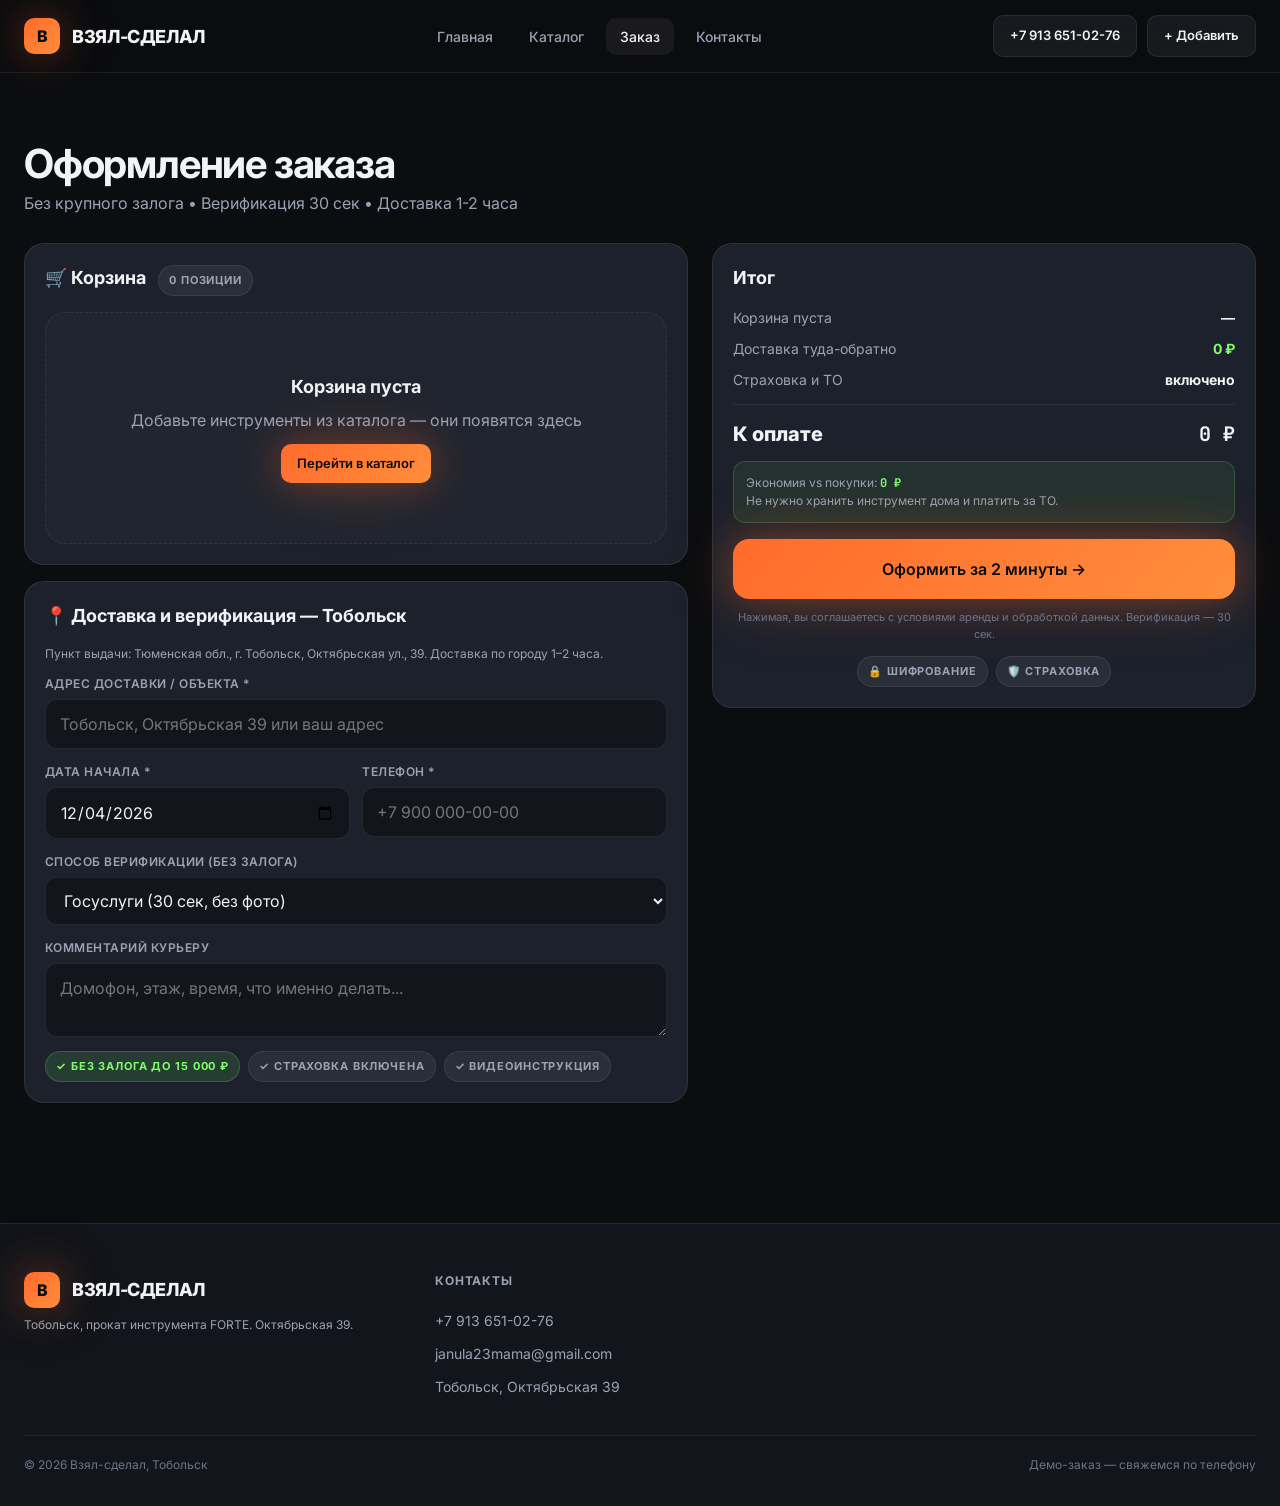
<file: order.html>
<!doctype html>
<html lang="ru">
<head>
<meta charset="utf-8">
<meta name="viewport" content="width=device-width,initial-scale=1">
<title>Оформление — Взял-сделал</title>
<link rel="stylesheet" href="css/style.css">
</head>
<body>
<header class="header">
  <div class="container header__inner">
    <a href="index.html" class="logo"><span class="logo__mark">В</span> ВЗЯЛ-СДЕЛАЛ</a>
    <nav class="nav">
      <a href="index.html">Главная</a>
      <a href="catalog.html">Каталог</a>
      <a href="order.html" class="active">Заказ</a>
      <a href="index.html#contacts">Контакты</a>
    </nav>
    <div class="header__actions">
      <a href="tel:+79136510276" class="btn btn--ghost btn--sm">+7 913 651-02-76</a>
      <a href="catalog.html" class="btn btn--ghost btn--sm">+ Добавить</a>
      <button class="burger"><span></span></button>
    </div>
  </div>
</header>
<div class="mobile-menu">
  <a href="index.html">Главная</a>
  <a href="catalog.html">Каталог</a>
  <a href="order.html">Корзина</a>
  <a href="index.html#contacts">Контакты</a>
  <a href="tel:+79136510276">📞 +7 913 651-02-76</a>
</div>

<section class="section">
  <div class="container">
    <h2 style="font-size:clamp(28px,4vw,40px);letter-spacing:-.03em;line-height:.95">Оформление заказа</h2>
    <p style="color:#9BA3B3;margin-top:8px">Без крупного залога • Верификация 30 сек • Доставка 1-2 часа</p>

    <div class="order-layout" style="margin-top:28px">
      <div style="display:flex;flex-direction:column;gap:16px">
        <div class="form-card">
          <h3>🛒 Корзина <span id="cart-count" class="badge" style="margin-left:8px">0</span></h3>
          <div id="cart-list" class="order-items"></div>
          <div id="cart-empty" class="empty" style="display:none"><b>Корзина пуста</b><p>Добавьте инструменты из каталога — они появятся здесь</p><a href="catalog.html" class="btn btn--primary btn--sm" style="margin-top:12px">Перейти в каталог</a></div>
        </div>

        <div class="form-card">
          <h3>📍 Доставка и верификация — Тобольск</h3>
          <p style="font-size:12px;color:#9BA3B3;margin-bottom:12px">Пункт выдачи: Тюменская обл., г. Тобольск, Октябрьская ул., 39. Доставка по городу 1–2 часа.</p>
          <div class="field"><label>Адрес доставки / объекта *</label><input id="addr" placeholder="Тобольск, Октябрьская 39 или ваш адрес"><div class="field__err">Укажите адрес</div></div>
          <div style="display:grid;grid-template-columns:1fr 1fr;gap:12px">
            <div class="field"><label>Дата начала *</label><input id="date" type="date"></div>
            <div class="field"><label>Телефон *</label><input id="phone" placeholder="+7 900 000-00-00"></div>
          </div>
          <div class="field"><label>Способ верификации (без залога)</label>
            <select id="verify"><option>Госуслуги (30 сек, без фото)</option><option>Паспорт + селфи</option><option>Водительское удостоверение</option></select>
          </div>
          <div class="field"><label>Комментарий курьеру</label><textarea id="comment" rows="2" placeholder="Домофон, этаж, время, что именно делать..."></textarea></div>
          <div style="display:flex;gap:8px;flex-wrap:wrap;margin-top:8px">
            <span class="badge badge--green">✓ Без залога до 15 000 ₽</span>
            <span class="badge">✓ Страховка включена</span>
            <span class="badge">✓ Видеоинструкция</span>
          </div>
        </div>
      </div>

      <div class="summary">
        <div class="form-card">
          <h3>Итог</h3>
          <div id="summary-lines"></div>
          <div class="summary__row"><span>Доставка туда-обратно</span><b style="color:#7DFF68">0 ₽</b></div>
          <div class="summary__row"><span>Страховка и ТО</span><b>включено</b></div>
          <div class="summary__total"><span>К оплате</span><b class="mono" id="total-price">0 ₽</b></div>
          <div style="margin-top:12px;padding:12px;border-radius:12px;background:rgba(125,255,104,.08);border:1px solid rgba(125,255,104,.18);font-size:12px;color:#9BA3B3;line-height:1.5">
            Экономия vs покупки: <b id="save-total" style="color:#7DFF68" class="mono">0 ₽</b><br>
            Не нужно хранить инструмент дома и платить за ТО.
          </div>
          <button class="btn btn--primary btn--lg" style="width:100%;margin-top:16px" id="submit">Оформить за 2 минуты →</button>
          <p style="font-size:11px;color:#6B7588;margin-top:10px;text-align:center">Нажимая, вы соглашаетесь с условиями аренды и обработкой данных. Верификация — 30 сек.</p>
          <div style="margin-top:14px;display:flex;gap:8px;justify-content:center"><span class="badge">🔒 Шифрование</span><span class="badge">🛡️ Страховка</span></div>
        </div>
      </div>
    </div>
  </div>
</section>

<div class="modal" id="success-modal">
  <div class="modal__box">
    <div class="modal__icon">✓</div>
    <h3 style="font-size:24px;letter-spacing:-.02em">Заказ принят!</h3>
    <p style="color:#9BA3B3;margin-top:8px;line-height:1.6">Мы уже собираем инструменты, делаем ТО и назначаем курьера. Доставка сегодня за 1–2 часа. Видеоинструкции придут в SMS.</p>
    <div style="margin-top:16px;padding:12px;border-radius:12px;background:var(--bg2);border:1px solid var(--border);text-align:left;font-size:13px">
      <div style="display:flex;justify-content:space-between"><span style="color:#9BA3B3">Номер заказа</span><b class="mono">#VS-2026-0841</b></div>
      <div style="display:flex;justify-content:space-between;margin-top:6px"><span style="color:#9BA3B3">Курьер</span><b>назначим за 10 мин</b></div>
      <div style="display:flex;justify-content:space-between;margin-top:6px"><span style="color:#9BA3B3">Поддержка</span><b><a href="tel:+79136510276">+7 913 651-02-76</a></b></div>
      <div style="display:flex;justify-content:space-between;margin-top:6px"><span style="color:#9BA3B3">Email</span><b>janula23mama@gmail.com</b></div>
      <div style="display:flex;justify-content:space-between;margin-top:6px"><span style="color:#9BA3B3">Адрес</span><b>Тобольск, Октябрьская 39</b></div>
    </div>
    <div style="display:flex;gap:10px;margin-top:18px">
      <a href="catalog.html" class="btn btn--ghost" style="flex:1">В каталог</a>
      <a href="index.html" class="btn btn--primary" style="flex:1">На главную</a>
    </div>
  </div>
</div>

<footer class="footer"><div class="container"><div class="footer__grid"><div><div class="logo"><span class="logo__mark">В</span> ВЗЯЛ-СДЕЛАЛ</div><p style="margin-top:8px;color:#9BA3B3;font-size:12px">Тобольск, прокат инструмента FORTE. Октябрьская 39.</p></div><div><h5>Контакты</h5><a href="tel:+79136510276">+7 913 651-02-76</a><a href="mailto:janula23mama@gmail.com">janula23mama@gmail.com</a><a>Тобольск, Октябрьская 39</a></div></div><div class="footer__bottom"><span>© 2026 Взял-сделал, Тобольск</span><span>Демо-заказ — свяжемся по телефону</span></div></div></footer>

<script src="js/data.js"></script>
<script src="js/common.js"></script>
<script>
const listEl=document.getElementById('cart-list'), emptyEl=document.getElementById('cart-empty'), countBadge=document.getElementById('cart-count'), summaryEl=document.getElementById('summary-lines'), totalEl=document.getElementById('total-price'), saveEl=document.getElementById('save-total');

function calcItemPrice(tool, days){
  if(days===1) return tool.priceDay;
  if(days<=3) return Math.round(tool.price3/3*days);
  if(days<=7) return Math.round(tool.priceWeek/7*days);
  return Math.round(tool.priceMonth/30*days);
}

function renderCart(){
  const cart=getCart();
  countBadge.textContent=cart.length+' '+ (cart.length===1?'позиция':cart.length<5?'позиции':'позиций');
  if(!cart.length){
    listEl.innerHTML=''; emptyEl.style.display='block'; summaryEl.innerHTML='<div class="summary__row"><span>Корзина пуста</span><b>—</b></div>'; totalEl.textContent='0 ₽'; saveEl.textContent='0 ₽'; return;
  }
  emptyEl.style.display='none';
  let total=0, save=0;
  listEl.innerHTML=cart.map((c,idx)=>{
    const tool=getTool(c.id); if(!tool) return '';
    const price=calcItemPrice(tool,c.days);
    total+=price*(c.qty||1);
    save+=(tool.buyPrice-price)*(c.qty||1);
    return `<div class="order-item">
      <div class="order-item__img">${tool.icon}</div>
      <div style="flex:1"><b style="font-size:14px">${tool.name}</b><div style="font-size:12px;color:#9BA3B3">${c.days} ${(c.days===1?'день':c.days<5?'дня':'дней')} • ${tool.brand} • <span class="mono">${price.toLocaleString('ru-RU')} ₽</span></div></div>
      <div style="display:flex;align-items:center;gap:8px">
        <button class="btn btn--ghost btn--sm" onclick="changeDays(${idx},-1)">−</button>
        <span class="mono" style="font-size:13px;min-width:28px;text-align:center">${c.days}</span>
        <button class="btn btn--ghost btn--sm" onclick="changeDays(${idx},1)">+</button>
        <button class="btn btn--ghost btn--sm" onclick="removeItem(${idx})">✕</button>
      </div>
    </div>`;
  }).join('');

  summaryEl.innerHTML=cart.map(c=>{
    const tool=getTool(c.id); const price=calcItemPrice(tool,c.days);
    return `<div class="summary__row"><span>${tool.name} × ${c.days}д</span><b class="mono">${(price*(c.qty||1)).toLocaleString('ru-RU')} ₽</b></div>`;
  }).join('');

  totalEl.textContent=total.toLocaleString('ru-RU')+' ₽';
  saveEl.textContent=save.toLocaleString('ru-RU')+' ₽';
}

function changeDays(idx,delta){
  let cart=getCart(); if(!cart[idx]) return;
  cart[idx].days=Math.min(30,Math.max(1,(cart[idx].days||1)+delta));
  setCart(cart); renderCart();
}
function removeItem(idx){
  let cart=getCart(); cart.splice(idx,1); setCart(cart); renderCart();
}

document.getElementById('date').valueAsDate=new Date();
renderCart();

document.getElementById('submit').addEventListener('click',()=>{
  const cart=getCart();
  let valid=true;
  const addr=document.getElementById('addr'), phone=document.getElementById('phone');
  const addrField=addr.closest('.field'), phoneField=phone.closest('.field');
  addrField.classList.remove('field--error'); phoneField.classList.remove('field--error');
  if(!addr.value.trim()){ addrField.classList.add('field--error'); valid=false; }
  if(!phone.value.trim() || phone.value.trim().length<10){ phoneField.classList.add('field--error'); valid=false; }
  if(!cart.length){ toast('Добавьте хотя бы 1 инструмент'); valid=false; }
  if(!valid) return;

  document.getElementById('success-modal').classList.add('open');
  localStorage.removeItem('vs_cart');
  updateCartCount();
});
document.getElementById('success-modal').addEventListener('click',e=>{
  if(e.target.id==='success-modal') e.target.classList.remove('open');
});
</script>
</body>
</html>
</file>
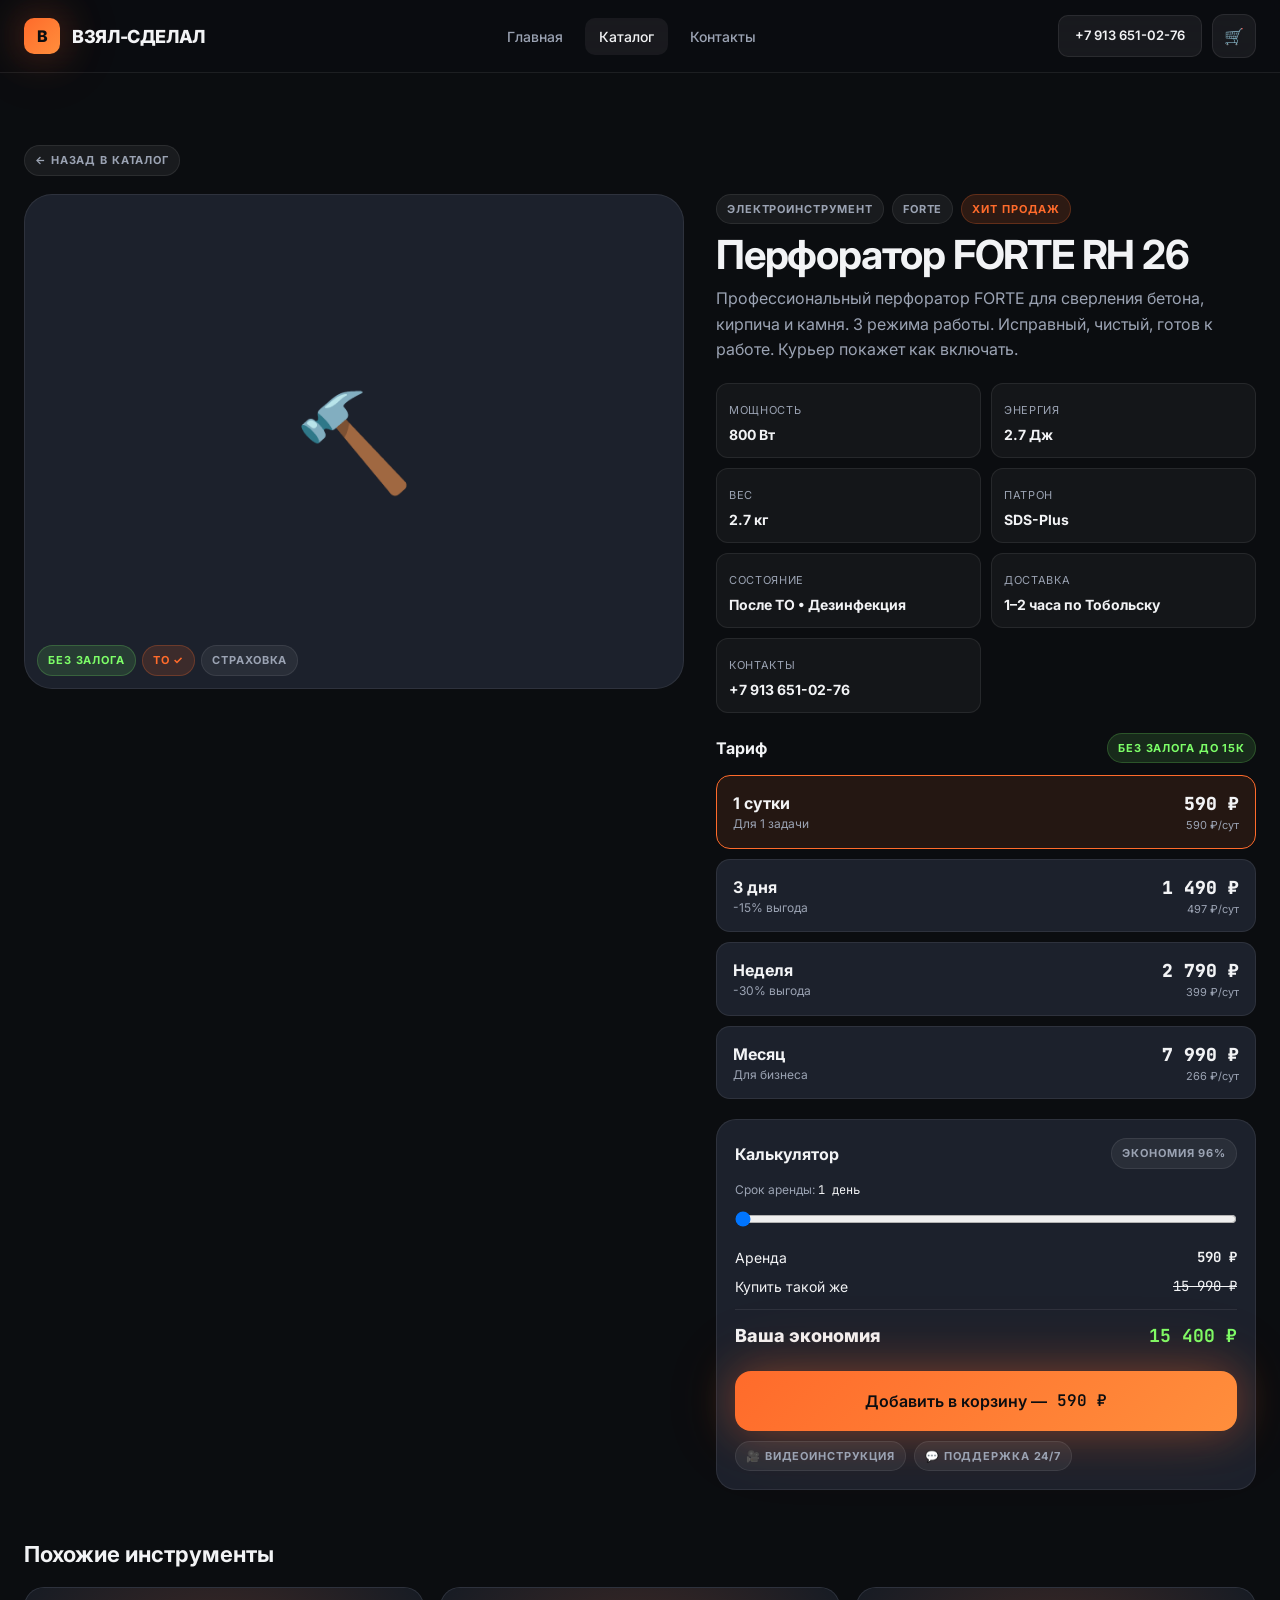
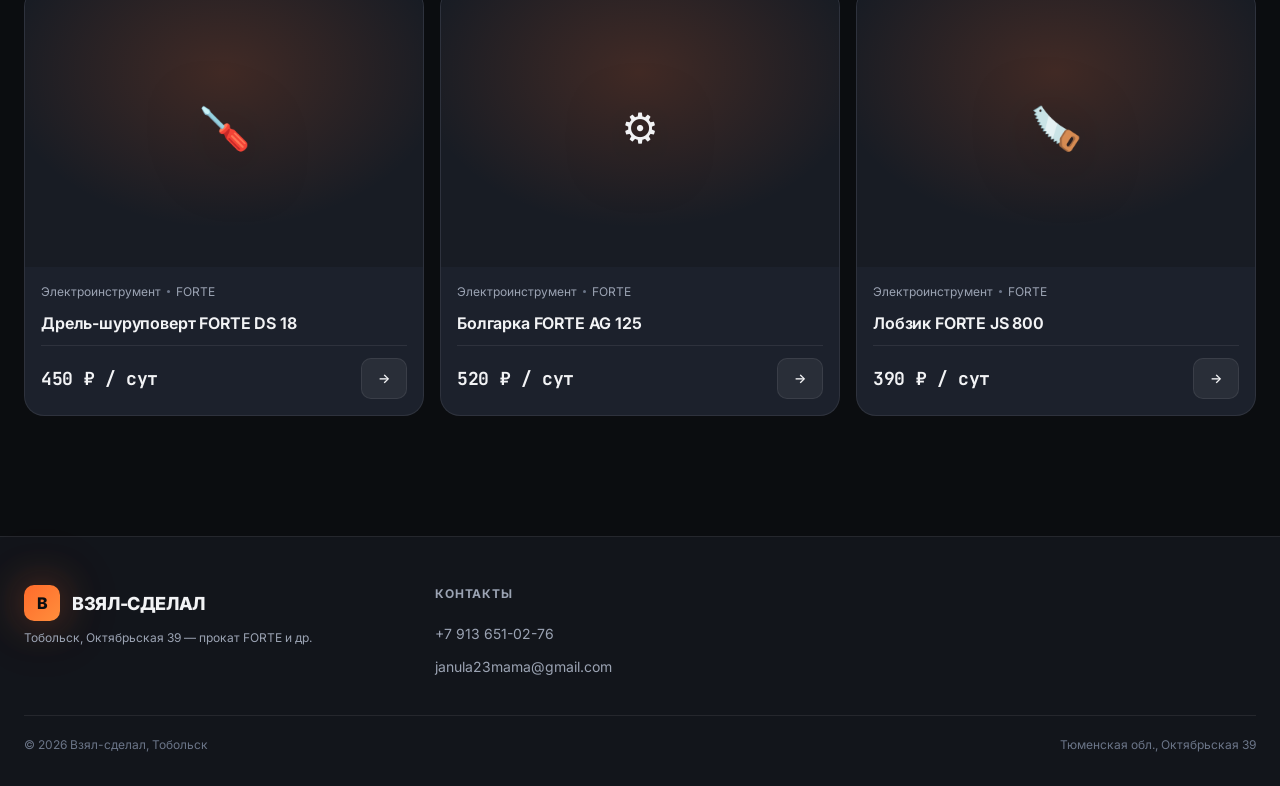
<file: tool.html>
<!doctype html>
<html lang="ru">
<head>
<meta charset="utf-8">
<meta name="viewport" content="width=device-width,initial-scale=1">
<title>Инструмент — Взял-сделал</title>
<link rel="stylesheet" href="css/style.css">
</head>
<body>
<header class="header">
  <div class="container header__inner">
    <a href="index.html" class="logo"><span class="logo__mark">В</span> ВЗЯЛ-СДЕЛАЛ</a>
    <nav class="nav">
      <a href="index.html">Главная</a>
      <a href="catalog.html" class="active">Каталог</a>
      <a href="index.html#contacts">Контакты</a>
    </nav>
    <div class="header__actions">
      <a href="tel:+79136510276" class="btn btn--ghost btn--sm">+7 913 651-02-76</a>
      <a href="order.html" class="cart-btn">🛒<span data-cart-count style="display:none">0</span></a>
      <button class="burger"><span></span></button>
    </div>
  </div>
</header>
<div class="mobile-menu">
  <a href="index.html">Главная</a>
  <a href="catalog.html">Каталог</a>
  <a href="index.html#contacts">Контакты</a>
  <a href="order.html">Корзина</a>
  <a href="tel:+79136510276">📞 +7 913 651-02-76</a>
</div>

<section class="section">
  <div class="container">
    <a href="catalog.html" class="badge" style="margin-bottom:18px">← Назад в каталог</a>
    <div class="tool-layout" id="tool-root">
      <!-- injected -->
    </div>

    <div style="margin-top:48px">
      <h3 style="font-size:22px;margin-bottom:16px">Похожие инструменты</h3>
      <div class="tools" id="related"></div>
    </div>
  </div>
</section>

<footer class="footer"><div class="container"><div class="footer__grid"><div><div class="logo"><span class="logo__mark">В</span> ВЗЯЛ-СДЕЛАЛ</div><p style="margin-top:8px;color:#9BA3B3;font-size:12px">Тобольск, Октябрьская 39 — прокат FORTE и др.</p></div><div><h5>Контакты</h5><a href="tel:+79136510276">+7 913 651-02-76</a><a href="mailto:janula23mama@gmail.com">janula23mama@gmail.com</a></div></div><div class="footer__bottom"><span>© 2026 Взял-сделал, Тобольск</span><span>Тюменская обл., Октябрьская 39</span></div></div></footer>

<script src="js/data.js"></script>
<script src="js/common.js"></script>
<script>
function qs(name){ return new URLSearchParams(location.search).get(name); }
const id = qs('id') || TOOLS[0].id;
const tool = getTool(id) || TOOLS[0];
document.title = tool.name + ' — Взял-сделал';

const root = document.getElementById('tool-root');
let activeTariff = 'day';
const tariffs = [
  {k:'day', label:'1 сутки', price:tool.priceDay, hint:'Для 1 задачи'},
  {k:'3days', label:'3 дня', price:tool.price3, hint:'-15% выгода'},
  {k:'week', label:'Неделя', price:tool.priceWeek, hint:'-30% выгода'},
  {k:'month', label:'Месяц', price:tool.priceMonth, hint:'Для бизнеса'},
];

function renderTool(){
  const saving = tool.buyPrice - tool.priceDay;
  const pct = Math.round((1 - tool.priceDay/tool.buyPrice)*100);
  root.innerHTML = `
    <div class="tool-gallery"><b>${tool.icon}</b>
      <div style="position:absolute;bottom:12px;left:12px;display:flex;gap:6px">
        <span class="badge badge--green">Без залога</span>
        <span class="badge badge--accent">ТО ✓</span>
        <span class="badge">Страховка</span>
      </div>
    </div>
    <div class="tool-info">
      <div><div style="display:flex;gap:8px;flex-wrap:wrap;margin-bottom:12px"><span class="badge">${tool.cat}</span><span class="badge">${tool.brand}</span>${tool.popular?'<span class="badge badge--accent">Хит продаж</span>':''}</div>
      <h1>${tool.name}</h1>
      <p style="margin-top:12px;color:#9BA3B3;line-height:1.6">${tool.desc} Исправный, чистый, готов к работе. Курьер покажет как включать.</p></div>

      <div class="specs">
        ${Object.entries(tool.specs).map(([k,v])=>`<div class="spec"><small>${k}</small><b>${v}</b></div>`).join('')}
        <div class="spec"><small>Состояние</small><b>После ТО • Дезинфекция</b></div>
        <div class="spec"><small>Доставка</small><b>1–2 часа по Тобольску</b></div>
        <div class="spec"><small>Контакты</small><b><a href="tel:+79136510276">+7 913 651-02-76</a></b></div>
      </div>

      <div>
        <div style="display:flex;justify-content:space-between;align-items:center;margin-bottom:12px"><b>Тариф</b><span class="badge badge--green">Без залога до 15к</span></div>
        <div class="tariffs">
          ${tariffs.map(t=>`<div class="tariff ${activeTariff===t.k?'active':''}" data-k="${t.k}"><div><b>${t.label}</b><div style="font-size:12px;color:#9BA3B3">${t.hint}</div></div><div style="text-align:right"><div class="tariff__price mono">${t.price.toLocaleString('ru-RU')} ₽</div><div style="font-size:11px;color:#9BA3B3">${(t.price/(t.k==='day'?1:t.k==='3days'?3:t.k==='week'?7:30)).toFixed(0)} ₽/сут</div></div></div>`).join('')}
        </div>
      </div>

      <div class="calc">
        <div style="display:flex;justify-content:space-between;align-items:center"><b>Калькулятор</b><span class="badge">Экономия ${pct}%</span></div>
        <label style="display:block;margin-top:12px;font-size:12px;color:#9BA3B3">Срок аренды: <span id="days-val" class="mono" style="color:#F2F3F5">1 день</span></label>
        <input type="range" id="days" min="1" max="30" value="1">
        <div class="calc__row"><span>Аренда</span><b class="mono" id="calc-rent">590 ₽</b></div>
        <div class="calc__row"><span>Купить такой же</span><s class="mono">${tool.buyPrice.toLocaleString('ru-RU')} ₽</s></div>
        <div class="calc__row total"><span>Ваша экономия</span><b class="mono" style="color:#7DFF68" id="calc-save">15 400 ₽</b></div>
        <button class="btn btn--primary btn--lg" style="width:100%;margin-top:14px" id="add-btn">Добавить в корзину — <span id="add-price" class="mono">${tool.priceDay} ₽</span></button>
        <div style="display:flex;gap:8px;margin-top:10px"><span class="badge">🎥 Видеоинструкция</span><span class="badge">💬 Поддержка 24/7</span></div>
      </div>
    </div>
  `;

  // bind tariffs
  root.querySelectorAll('.tariff').forEach(el=>{
    el.addEventListener('click',()=>{
      activeTariff=el.dataset.k;
      root.querySelectorAll('.tariff').forEach(x=>x.classList.remove('active'));
      el.classList.add('active');
      const map={day:1,'3days':3,week:7,month:30};
      document.getElementById('days').value=map[activeTariff];
      updateCalc();
    });
  });
  const daysInput=root.querySelector('#days');
  daysInput.addEventListener('input',updateCalc);
  root.querySelector('#add-btn').addEventListener('click',()=>{
    const d=+daysInput.value;
    addToCart(tool.id, d);
  });
  updateCalc();
}

function updateCalc(){
  const daysEl=document.getElementById('days');
  if(!daysEl) return;
  const days=+daysEl.value;
  document.getElementById('days-val').textContent=days+' '+(days===1?'день':days<5?'дня':'дней');
  // pricing logic: if 1 -> day, 2-3 -> proportional from 3days, 4-7 week, else month proportional
  let pricePerDay=tool.priceDay;
  let total;
  if(days===1) total=tool.priceDay;
  else if(days<=3) total=Math.round(tool.price3/3*days);
  else if(days<=7) total=Math.round(tool.priceWeek/7*days);
  else total=Math.round(tool.priceMonth/30*days);

  document.getElementById('calc-rent').textContent=total.toLocaleString('ru-RU')+' ₽';
  document.getElementById('calc-save').textContent=(tool.buyPrice - Math.min(total, tool.buyPrice)).toLocaleString('ru-RU')+' ₽';
  document.getElementById('add-price').textContent=total.toLocaleString('ru-RU')+' ₽';
  document.getElementById('add-btn').dataset.total=total;
  document.getElementById('add-btn').dataset.days=days;
}

renderTool();

// related
const relatedEl=document.getElementById('related');
const related = TOOLS.filter(t=>t.cat===tool.cat && t.id!==tool.id).slice(0,3);
relatedEl.innerHTML=related.map(t=>`
  <a href="tool.html?id=${t.id}" class="tool-card">
    <div class="tool-card__img"><b>${t.icon}</b></div>
    <div class="tool-card__body">
      <div class="tool-card__meta"><span>${t.cat}</span><dot></dot><span>${t.brand}</span></div>
      <div class="tool-card__title">${t.name}</div>
      <div class="tool-card__foot"><div class="price"><b class="mono">${t.priceDay} ₽ / сут</b></div><span class="btn btn--ghost btn--sm">→</span></div>
    </div>
  </a>
`).join('');
</script>
</body>
</html>
</file>
<file: css/style.css>
/* ВЗЯЛ-СДЕЛАЛ — Dark Tech UI */
@import url('https://fonts.googleapis.com/css2?family=Inter:wght@400;500;600;700;800&family=JetBrains+Mono:wght@500&display=swap');

:root{
  --bg:#0B0D10;
  --bg2:#12151B;
  --bg3:#181C24;
  --card:#1C212C;
  --card2:#232A38;
  --card-hover:#2A3243;
  --border:rgba(255,255,255,.08);
  --border2:rgba(255,255,255,.14);
  --text:#F2F3F5;
  --dim:#9BA3B3;
  --dim2:#6B7588;
  --accent:#FF6B2B;
  --accent2:#FF8E3C;
  --accent-glow:0 0 40px rgba(255,107,43,.35), 0 0 80px rgba(255,107,43,.15);
  --green:#7DFF68;
  --green-bg:rgba(125,255,104,.12);
  --radius:20px;
  --radius-sm:12px;
  --radius-lg:28px;
  --shadow:0 20px 60px rgba(0,0,0,.5);
  --max:1280px;
}

*{margin:0;padding:0;box-sizing:border-box}
html{scroll-behavior:smooth}
body{
  font-family:'Inter',system-ui,-apple-system,sans-serif;
  background:var(--bg);
  color:var(--text);
  line-height:1.5;
  overflow-x:hidden;
  -webkit-font-smoothing:antialiased;
}
a{color:inherit;text-decoration:none}
img{display:block;max-width:100%}
button,input,select,textarea{font:inherit}
button{cursor:pointer;border:0;background:none}

/* Scrollbar */
::-webkit-scrollbar{width:8px;height:8px}
::-webkit-scrollbar-thumb{background:#2A3243;border-radius:99px}
::-webkit-scrollbar-track{background:transparent}

/* Utilities */
.container{max-width:var(--max);margin:0 auto;padding:0 24px}
@media(max-width:640px){.container{padding:0 16px}}
.mono{font-family:'JetBrains Mono',monospace}
.badge{
  display:inline-flex;align-items:center;gap:6px;
  font-size:11px;letter-spacing:.08em;text-transform:uppercase;font-weight:700;
  padding:6px 10px;border-radius:99px;
  background:rgba(255,255,255,.06);border:1px solid var(--border);
  color:var(--dim);
}
.badge--accent{background:rgba(255,107,43,.14);border-color:rgba(255,107,43,.25);color:var(--accent)}
.badge--green{background:var(--green-bg);border-color:rgba(125,255,104,.2);color:var(--green)}
.btn{
  display:inline-flex;align-items:center;justify-content:center;gap:10px;
  padding:14px 22px;border-radius:14px;font-weight:600;font-size:15px;
  transition:.2s;white-space:nowrap;
}
.btn--primary{
  background:linear-gradient(135deg,var(--accent),var(--accent2));
  color:#0B0D10;box-shadow:var(--accent-glow);
}
.btn--primary:hover{transform:translateY(-1px);filter:brightness(1.08)}
.btn--ghost{
  background:rgba(255,255,255,.06);border:1px solid var(--border);
  color:var(--text);
}
.btn--ghost:hover{background:rgba(255,255,255,.1);border-color:var(--border2)}
.btn--lg{padding:18px 28px;font-size:16px;border-radius:16px}
.btn--sm{padding:10px 16px;font-size:13px;border-radius:10px}

/* Header */
.header{
  position:sticky;top:0;z-index:100;
  backdrop-filter:blur(24px) saturate(180%);
  background:rgba(11,13,16,.75);
  border-bottom:1px solid var(--border);
}
.header__inner{
  display:flex;align-items:center;justify-content:space-between;
  height:72px;gap:20px;
}
.logo{
  display:flex;align-items:center;gap:12px;font-weight:800;font-size:18px;letter-spacing:-.02em;
}
.logo__mark{
  width:36px;height:36px;border-radius:10px;
  background:linear-gradient(135deg,var(--accent),var(--accent2));
  display:grid;place-items:center;color:#0B0D10;font-weight:800;font-size:16px;
  box-shadow:var(--accent-glow);
}
.nav{display:flex;align-items:center;gap:8px}
.nav a{
  padding:8px 14px;border-radius:10px;font-size:14px;font-weight:500;color:var(--dim);
  transition:.2s;
}
.nav a:hover,.nav a.active{background:rgba(255,255,255,.06);color:var(--text)}
.header__actions{display:flex;align-items:center;gap:10px}
.cart-btn{
  position:relative;width:44px;height:44px;border-radius:12px;
  background:rgba(255,255,255,.06);border:1px solid var(--border);
  display:grid;place-items:center;
}
.cart-btn span{
  position:absolute;top:-4px;right:-4px;min-width:18px;height:18px;
  padding:0 5px;border-radius:99px;background:var(--accent);color:#0B0D10;
  font-size:11px;font-weight:800;display:grid;place-items:center;
}
.burger{display:none;width:44px;height:44px;border-radius:12px;background:rgba(255,255,255,.06);border:1px solid var(--border);place-items:center}
.burger span{width:18px;height:2px;background:var(--text);display:block;position:relative}
.burger span:before,.burger span:after{content:"";position:absolute;left:0;width:18px;height:2px;background:var(--text);transition:.2s}
.burger span:before{top:-6px}.burger span:after{top:6px}
@media(max-width:900px){
  .nav{display:none}
  .burger{display:grid}
  .header__actions .btn--ghost{display:none}
}

/* Mobile menu */
.mobile-menu{
  position:fixed;inset:72px 0 0 0;z-index:99;background:var(--bg);
  padding:24px;display:none;flex-direction:column;gap:8px;
}
.mobile-menu.open{display:flex}
.mobile-menu a{padding:16px;border-radius:14px;background:var(--card);border:1px solid var(--border);font-weight:600}

/* Hero */
.hero{
  position:relative;overflow:hidden;
  padding:56px 0 32px;
}
.hero__grid{
  display:grid;grid-template-columns:1.15fr .85fr;gap:32px;align-items:center;
}
@media(max-width:900px){.hero__grid{grid-template-columns:1fr}}
.hero__eyebrow{display:flex;gap:8px;align-items:center;margin-bottom:20px;flex-wrap:wrap}
.hero h1{
  font-size:clamp(36px,6vw,72px);line-height:.92;letter-spacing:-.04em;font-weight:800;
}
.hero h1 span{
  background:linear-gradient(135deg,var(--accent),var(--accent2));
  -webkit-background-clip:text;-webkit-text-fill-color:transparent;
}
.hero__sub{
  margin-top:18px;font-size:clamp(16px,2vw,19px);color:var(--dim);max-width:560px;line-height:1.6;
}
.hero__cta{margin-top:28px;display:flex;gap:12px;flex-wrap:wrap}
.hero__stats{
  margin-top:36px;display:grid;grid-template-columns:repeat(3,1fr);gap:16px;
  padding-top:28px;border-top:1px solid var(--border);
}
.hero__stat b{font-size:28px;font-weight:800;letter-spacing:-.02em;display:block}
.hero__stat i{font-style:normal;color:var(--dim);font-size:13px}

.hero__visual{
  position:relative;aspect-ratio:4/3.4;border-radius:var(--radius-lg);
  background:radial-gradient(120% 120% at 30% 20%, rgba(255,107,43,.25), transparent 50%),
             radial-gradient(100% 100% at 80% 80%, rgba(125,255,104,.12), transparent 60%),
             linear-gradient(180deg,var(--card),var(--bg2));
  border:1px solid var(--border);overflow:hidden;
  display:grid;place-items:center;
}
.hero__phone{
  width:68%;aspect-ratio:9/19.5;background:#0B0D10;border-radius:32px;
  border:1px solid rgba(255,255,255,.12);box-shadow:var(--shadow), var(--accent-glow);
  padding:14px;display:flex;flex-direction:column;gap:12px;
  transform:rotate(-6deg);
}
.phone__notch{width:88px;height:22px;background:#000;border-radius:0 0 12px 12px;margin:0 auto}
.phone__card{border-radius:16px;background:var(--card);border:1px solid var(--border);padding:12px}
.phone__card .line{height:8px;background:rgba(255,255,255,.08);border-radius:99px;margin:8px 0}
.phone__card .line.w60{width:60%}.line.w40{width:40%}.line.w80{width:80%}
.phone__btn{height:40px;border-radius:12px;background:linear-gradient(135deg,var(--accent),var(--accent2))}

/* Sections */
.section{padding:72px 0}
.section--alt{background:var(--bg2);border-top:1px solid var(--border);border-bottom:1px solid var(--border)}
.section__head{display:flex;align-items:end;justify-content:space-between;gap:24px;margin-bottom:36px;flex-wrap:wrap}
.section__head h2{font-size:clamp(28px,4vw,44px);line-height:.95;letter-spacing:-.03em;font-weight:800}
.section__head p{color:var(--dim);max-width:420px;font-size:16px}

/* Steps */
.steps{display:grid;grid-template-columns:repeat(3,1fr);gap:16px}
@media(max-width:800px){.steps{grid-template-columns:1fr}}
.step{
  background:var(--card);border:1px solid var(--border);border-radius:var(--radius);
  padding:24px;position:relative;overflow:hidden;
}
.step__num{
  font-family:'JetBrains Mono',monospace;font-size:12px;color:var(--accent);
  background:rgba(255,107,43,.12);border:1px solid rgba(255,107,43,.2);
  padding:4px 8px;border-radius:99px;
}
.step h3{margin-top:18px;font-size:20px;letter-spacing:-.02em}
.step p{margin-top:8px;color:var(--dim);font-size:14px;line-height:1.6}
.step__icon{
  width:48px;height:48px;border-radius:14px;background:rgba(255,255,255,.06);
  display:grid;place-items:center;margin-top:18px;font-size:22px;
}

/* Features */
.features{display:grid;grid-template-columns:repeat(3,1fr);gap:16px}
@media(max-width:900px){.features{grid-template-columns:repeat(2,1fr)}}
@media(max-width:600px){.features{grid-template-columns:1fr}}
.feat{
  background:linear-gradient(180deg,rgba(255,255,255,.04),rgba(255,255,255,.01));
  border:1px solid var(--border);border-radius:var(--radius);padding:22px;
  transition:.2s;
}
.feat:hover{border-color:var(--border2);background:var(--card)}
.feat__top{display:flex;justify-content:space-between;align-items:center}
.feat__ic{width:40px;height:40px;border-radius:12px;background:var(--card2);border:1px solid var(--border);display:grid;place-items:center}
.feat h4{margin-top:16px;font-size:16px}
.feat p{margin-top:6px;color:var(--dim);font-size:13.5px;line-height:1.6}

/* Tool cards */
.tools{display:grid;grid-template-columns:repeat(3,1fr);gap:16px}
@media(max-width:1000px){.tools{grid-template-columns:repeat(2,1fr)}}
@media(max-width:600px){.tools{grid-template-columns:1fr}}
.tool-card{
  background:var(--card);border:1px solid var(--border);border-radius:var(--radius);
  overflow:hidden;transition:.25s;display:flex;flex-direction:column;
}
.tool-card:hover{transform:translateY(-3px);border-color:var(--border2);box-shadow:var(--shadow)}
.tool-card__img{
  aspect-ratio:4/2.8;background:radial-gradient(80% 80% at 50% 30%, rgba(255,107,43,.18), transparent 70%), var(--bg3);
  display:grid;place-items:center;position:relative;overflow:hidden;
}
.tool-card__img b{font-size:42px;filter:drop-shadow(0 10px 30px rgba(0,0,0,.5))}
.tool-card__badges{position:absolute;top:12px;left:12px;display:flex;gap:6px;flex-wrap:wrap}
.tool-card__body{padding:16px;display:flex;flex-direction:column;gap:12px;flex:1}
.tool-card__meta{display:flex;gap:6px;align-items:center;color:var(--dim);font-size:12px}
.tool-card__meta dot{width:3px;height:3px;background:var(--dim2);border-radius:50%}
.tool-card__title{font-size:16px;font-weight:650;line-height:1.25;letter-spacing:-.01em}
.tool-card__foot{margin-top:auto;display:flex;align-items:center;justify-content:space-between;gap:12px;padding-top:12px;border-top:1px solid var(--border)}
.price{display:flex;flex-direction:column}
.price b{font-size:18px;letter-spacing:-.02em}
.price s{font-size:12px;color:var(--dim2)}
.price small{font-size:11px;color:var(--dim)}

/* Compare */
.compare{
  display:grid;grid-template-columns:1fr 1fr;gap:16px;align-items:stretch;
}
@media(max-width:800px){.compare{grid-template-columns:1fr}}
.compare__card{
  border-radius:var(--radius);padding:24px;border:1px solid var(--border);
  background:var(--card);
}
.compare__card--accent{
  background:linear-gradient(135deg, rgba(255,107,43,.18), rgba(255,107,43,.06));
  border-color:rgba(255,107,43,.3);
}
.compare__card h4{font-size:18px}
.compare__list{margin-top:16px;display:flex;flex-direction:column;gap:10px}
.compare__row{display:flex;justify-content:space-between;gap:12px;padding:10px 12px;border-radius:12px;background:rgba(255,255,255,.04);border:1px solid var(--border)}
.compare__row b.mono{color:var(--text)}
.compare__save{
  margin-top:16px;padding:14px;border-radius:14px;background:var(--green-bg);
  border:1px solid rgba(125,255,104,.2);display:flex;justify-content:space-between;align-items:center;
}
.compare__save b{color:var(--green)}

/* Testimonials */
.testis{display:grid;grid-template-columns:repeat(3,1fr);gap:16px}
@media(max-width:900px){.testis{grid-template-columns:1fr}}
.testi{background:var(--card);border:1px solid var(--border);border-radius:var(--radius);padding:20px}
.testi__head{display:flex;gap:12px;align-items:center}
.testi__ava{width:40px;height:40px;border-radius:50%;background:var(--card2);display:grid;place-items:center;font-weight:700}
.testi__name{font-weight:600;font-size:14px}.testi__role{font-size:12px;color:var(--dim)}
.testi p{margin-top:14px;color:var(--dim);font-size:14px;line-height:1.6}

/* FAQ */
.faq{max-width:800px}
.faq__item{border-bottom:1px solid var(--border)}
.faq__q{
  width:100%;text-align:left;padding:20px 0;display:flex;justify-content:space-between;gap:16px;
  font-weight:600;font-size:16px;
}
.faq__q:after{content:"+";font-size:20px;color:var(--dim);transition:.2s}
.faq__item.open .faq__q:after{transform:rotate(45deg);color:var(--accent)}
.faq__a{max-height:0;overflow:hidden;transition:.3s;color:var(--dim);font-size:14px;line-height:1.6}
.faq__item.open .faq__a{max-height:300px;padding-bottom:20px}

/* Catalog page */
.catalog-layout{display:grid;grid-template-columns:280px 1fr;gap:24px;align-items:start}
@media(max-width:900px){.catalog-layout{grid-template-columns:1fr}}
.filters{
  position:sticky;top:88px;background:var(--card);border:1px solid var(--border);
  border-radius:var(--radius);padding:18px;display:flex;flex-direction:column;gap:18px;
}
.filter__label{font-size:11px;letter-spacing:.08em;text-transform:uppercase;color:var(--dim);font-weight:700}
.filter__group{display:flex;flex-direction:column;gap:10px}
.chips{display:flex;flex-wrap:wrap;gap:8px}
.chip{
  padding:8px 12px;border-radius:99px;background:rgba(255,255,255,.06);border:1px solid var(--border);
  font-size:13px;color:var(--dim);transition:.2s;
}
.chip.active{background:var(--text);color:var(--bg);border-color:var(--text)}
.search{
  display:flex;align-items:center;gap:10px;padding:12px 14px;border-radius:12px;
  background:var(--bg2);border:1px solid var(--border);
}
.search input{flex:1;background:transparent;border:0;outline:0;color:var(--text)}
.range{display:flex;flex-direction:column;gap:8px}
.range input{width:100%}
.toolbar{display:flex;gap:12px;align-items:center;justify-content:space-between;flex-wrap:wrap;margin-bottom:18px}
.toolbar__left{display:flex;gap:12px;align-items:center;flex-wrap:wrap}

/* Tool page */
.tool-layout{display:grid;grid-template-columns:1.1fr .9fr;gap:32px}
@media(max-width:900px){.tool-layout{grid-template-columns:1fr}}
.tool-gallery{
  background:var(--card);border:1px solid var(--border);border-radius:var(--radius-lg);
  padding:24px;aspect-ratio:4/3;display:grid;place-items:center;position:relative;overflow:hidden;
}
.tool-gallery b{font-size:96px}
.tool-info{display:flex;flex-direction:column;gap:20px}
.tool-info h1{font-size:clamp(28px,4vw,40px);line-height:.95;letter-spacing:-.03em}
.specs{display:grid;grid-template-columns:repeat(2,1fr);gap:10px}
.spec{padding:12px;border-radius:12px;background:rgba(255,255,255,.04);border:1px solid var(--border)}
.spec small{color:var(--dim);font-size:11px;text-transform:uppercase;letter-spacing:.06em}
.spec b{display:block;margin-top:4px;font-size:14px}
.tariffs{display:flex;flex-direction:column;gap:10px}
.tariff{
  display:flex;align-items:center;justify-content:space-between;gap:12px;
  padding:14px 16px;border-radius:14px;background:var(--card);border:1px solid var(--border);transition:.2s;cursor:pointer;
}
.tariff.active{border-color:var(--accent);background:rgba(255,107,43,.1)}
.tariff__price{font-weight:800;font-size:18px}
.calc{
  background:var(--card);border:1px solid var(--border);border-radius:var(--radius);padding:18px;
}
.calc__row{display:flex;justify-content:space-between;align-items:center;margin:8px 0;font-size:14px}
.calc__row.total{font-weight:800;font-size:18px;padding-top:12px;border-top:1px solid var(--border);margin-top:12px}
.calc input[type=range]{width:100%;margin:12px 0}

/* Order */
.order-layout{display:grid;grid-template-columns:1.1fr .9fr;gap:24px}
@media(max-width:900px){.order-layout{grid-template-columns:1fr}}
.form-card{background:var(--card);border:1px solid var(--border);border-radius:var(--radius);padding:20px}
.form-card h3{font-size:18px;margin-bottom:16px}
.field{display:flex;flex-direction:column;gap:6px;margin-bottom:14px}
.field label{font-size:12px;color:var(--dim);letter-spacing:.04em;text-transform:uppercase;font-weight:600}
.field input,.field select,.field textarea{
  padding:12px 14px;border-radius:12px;background:var(--bg2);border:1px solid var(--border);
  color:var(--text);outline:0;transition:.2s;
}
.field input:focus,.field select:focus,.field textarea:focus{border-color:var(--accent)}
.field--error input{border-color:#FF4D4D}
.field__err{font-size:12px;color:#FF7A7A;display:none}
.field--error .field__err{display:block}
.order-items{display:flex;flex-direction:column;gap:12px}
.order-item{display:flex;gap:12px;align-items:center;padding:12px;border-radius:12px;background:rgba(255,255,255,.04);border:1px solid var(--border)}
.order-item__img{width:56px;height:56px;border-radius:10px;background:var(--bg3);display:grid;place-items:center;font-size:24px}
.summary{position:sticky;top:88px}
.summary__row{display:flex;justify-content:space-between;gap:12px;margin:10px 0;font-size:14px;color:var(--dim)}
.summary__row b{color:var(--text)}
.summary__total{display:flex;justify-content:space-between;align-items:center;padding-top:14px;margin-top:14px;border-top:1px solid var(--border);font-weight:800;font-size:20px}

/* Modal */
.modal{position:fixed;inset:0;z-index:200;display:none;place-items:center;padding:20px;background:rgba(0,0,0,.6);backdrop-filter:blur(12px)}
.modal.open{display:grid}
.modal__box{
  width:min(520px,100%);background:var(--card);border:1px solid var(--border2);
  border-radius:var(--radius-lg);padding:28px;box-shadow:var(--shadow);text-align:center;
}
.modal__icon{width:64px;height:64px;border-radius:50%;background:var(--green-bg);border:1px solid rgba(125,255,104,.25);display:grid;place-items:center;margin:0 auto 16px;font-size:28px;color:var(--green)}

/* Footer */
.footer{padding:48px 0 32px;border-top:1px solid var(--border);background:var(--bg2);margin-top:48px}
.footer__grid{display:grid;grid-template-columns:1.5fr 1fr 1fr 1fr;gap:24px}
@media(max-width:800px){.footer__grid{grid-template-columns:1fr 1fr}}
@media(max-width:500px){.footer__grid{grid-template-columns:1fr}}
.footer h5{font-size:12px;letter-spacing:.08em;text-transform:uppercase;color:var(--dim);margin-bottom:14px}
.footer a{display:block;padding:6px 0;color:var(--dim);font-size:14px}
.footer a:hover{color:var(--text)}
.footer__bottom{margin-top:32px;padding-top:20px;border-top:1px solid var(--border);display:flex;justify-content:space-between;gap:12px;flex-wrap:wrap;color:var(--dim2);font-size:12px}

/* Empty */
.empty{padding:60px 20px;text-align:center;border:1px dashed var(--border);border-radius:var(--radius);background:rgba(255,255,255,.02)}
.empty b{display:block;font-size:18px;margin-bottom:8px}
.empty p{color:var(--dim)}
</file>
